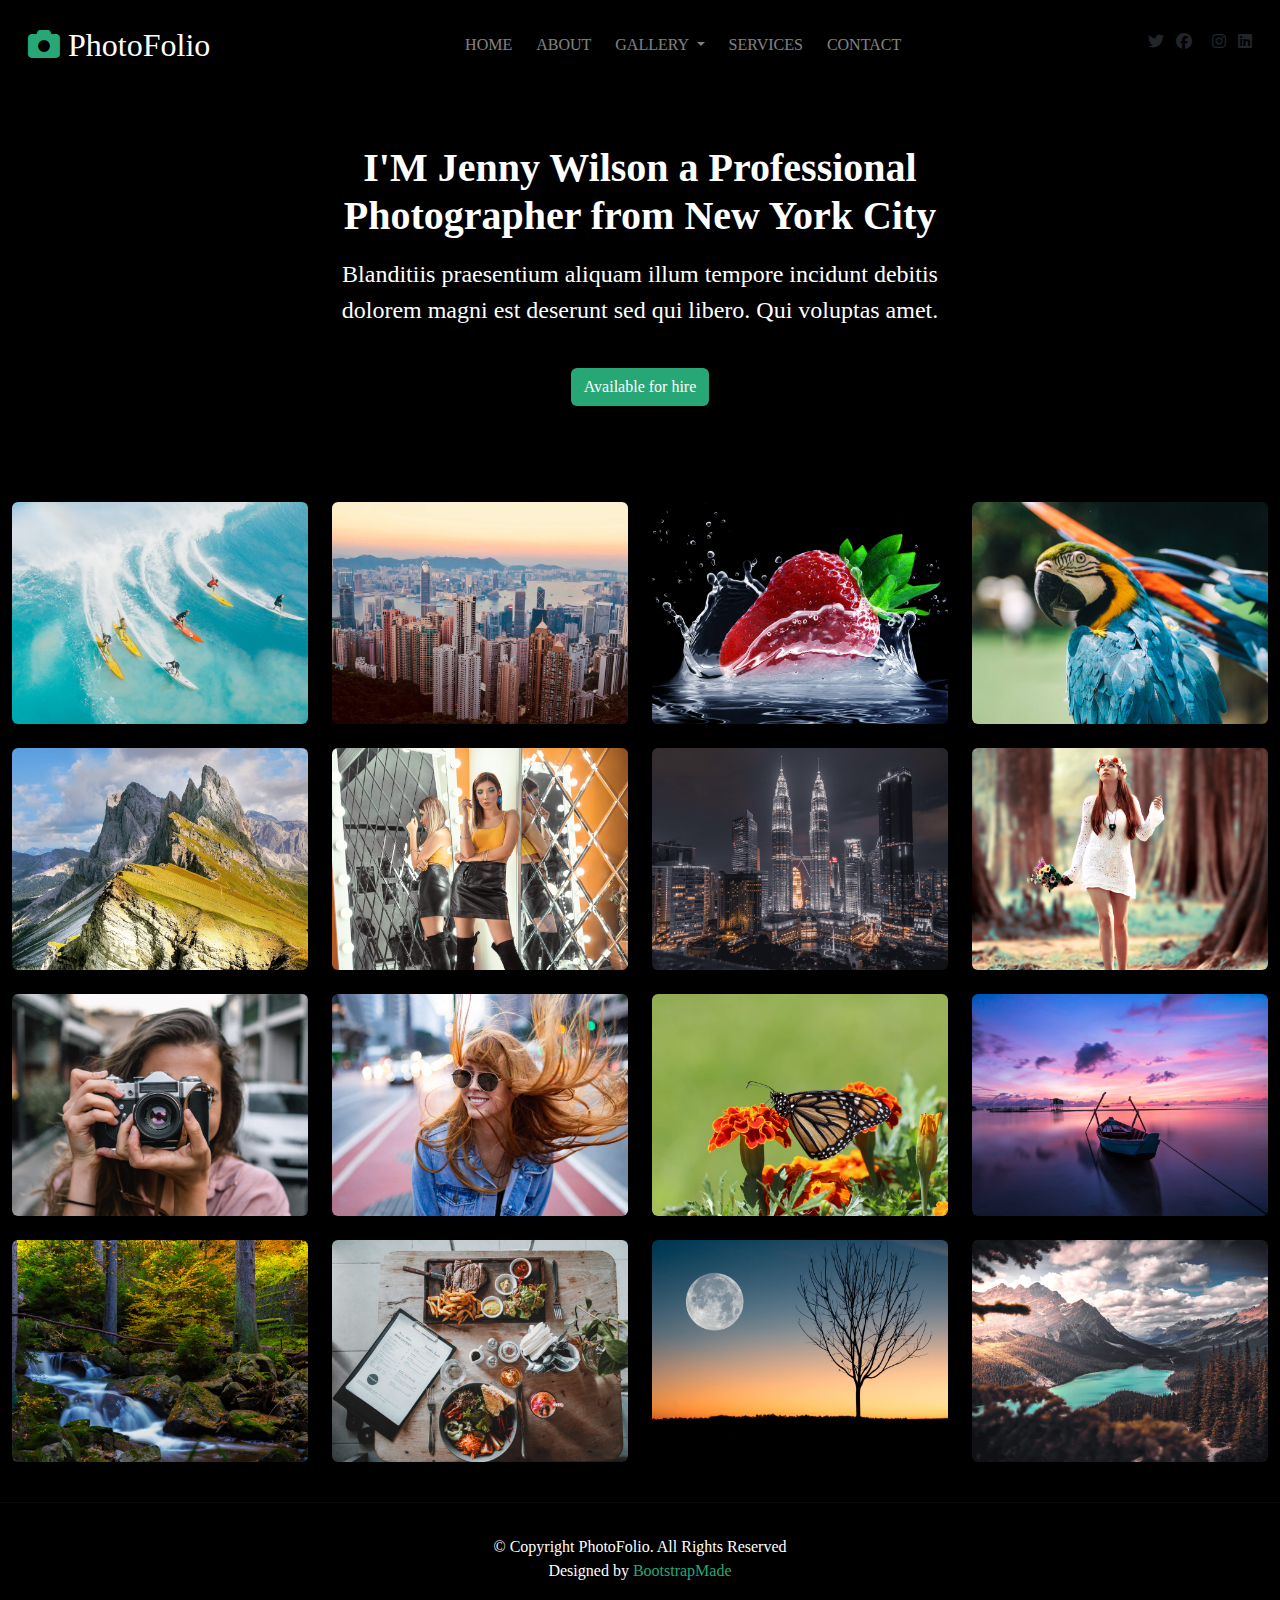
<file: index.html>
<!DOCTYPE html>
<html lang="en">
<head>
    <meta charset="UTF-8">
    <meta http-equiv="X-UA-Compatible" content="IE=edge">
    <meta name="viewport" content="width=device-width, initial-scale=1.0">
    <title>PhotoFolio</title>
    <link rel="stylesheet" href="style.css">
     <!--icons font awsome-->
    <link href="https://cdnjs.cloudflare.com/ajax/libs/font-awesome/6.2.1/css/all.min.css"
    rel="stylesheet">
    <!----css only------>
    <link rel="stylesheet" 
    href="https://cdn.jsdelivr.net/npm/bootstrap@5.2.3/dist/css/bootstrap.min.css">
    <!--bootstrap only---->
    <link rel="stylesheet" 
    href="https://cdn.jsdelivr.net/npm/bootstrap@5.2.3/dist/js/bootstrap.bundle.min.js">
</head>
<body>
<section id="navbar" class="mb-5 f-family-upercase">
<nav class="navbar navbar-expand-lg fixed-top p-3 text-white">
  <div class="container-fluid">
    <a class="navbar-brand text-white fs-2" href="index.html"><i class="fa-solid fa-camera fa-1x" style="color: #27a776;"></i>
        PhotoFolio
    </a>
    <button class="navbar-toggler btn" type="button" data-bs-toggle="offcanvas"
     data-bs-target="#offcanvasNavbar" aria-controls="offcanvasNavbar" 
     aria-expanded="false" aria-label="Toggle navigation">
      <span><i class="fa-solid fa-bars"></i></span>
    </button>
    <div class="offcanvas offcanvas-end" tabindex="-1" id="offcanvasNavbar" aria-labelledby="offcanvasNavbarLabel">
        <div class="offcanvas-header">
          <h5 class="offcanvas-title" id="offcanvasNavbarLabel"></h5>
          <button type="button" class="btn-close btn-close-white" data-bs-dismiss="offcanvas" aria-label="Close"></button>
        </div>  
    <div class="offcanvas-body justify-content-center" id="navbarSupportedContent">
      <ul class="navbar-nav justify-content-center flex-grow-1 pe-3">
        <li class="nav-item">
          <a class="nav-link active text-white opacity-50 ms-2" aria-current="page" href="index.html">HOME</a>
        </li>
        <li class="nav-item text-white">
          <a class="nav-link text-white opacity-50 ms-2" href="about/index.html">ABOUT</a>
        </li>
        <li class="nav-item dropdown">
          <a class="nav-link dropdown-toggle text-white opacity-50 ms-2" href="" role="button" 
          data-bs-toggle="dropdown" aria-expanded="false">
            GALLERY 
          </a>
          <ul class="dropdown-menu bg-dark">
            <li><a class="dropdown-item text-white opacity-50" href="gallery/index.html">Nature</a></li>
            <li><a class="dropdown-item text-white opacity-50" href="gallery/index.html">People</a></li>
            <li><a class="dropdown-item text-white opacity-50" href="gallery/index.html">architecture</a></li>
            <li><a class="dropdown-item text-white opacity-50" href="gallery/index.html">Animals</a></li>
            <li><a class="dropdown-item text-white opacity-50" href="about/index.html">Sports</a></li>
            <li><a class="dropdown-item text-white opacity-50" href="gallery/index.html">Travel</a></li>
            <li>
                <div class="btn-group dropend">
                    <a type="button" class="dropdown-item dropdown-toggle text-white" 
                    data-bs-toggle="dropdown" aria-expanded="false">
                    Sub menu
                    </a>
                    <ul class="dropdown-menu">
                    <li><a class="dropdown-item text-white" href="#">sub Menu 1</a></li>
                    <li><a class="dropdown-item text-white" href="#">sub Menu 2</a></li>
                    <li><a class="dropdown-item text-white" href="#">sub Menu 3</a></li>
                    </ul>
                </div>
            </li>
          </ul>
        </li>
        <li class="nav-item">
          <a class="nav-link text-white opacity-50 ms-2" href="services/index.html">SERVICES</a></li>
         <li class="nav-item">
          <a class="nav-link text-white opacity-50 ms-2" href="contact/index.html">CONTACT</a></li>
      </ul>
      <div class="icon">
        <i class="fa-brands fa-twitter"></i>
        <i class="fa-brands fa-facebook m-2"></i>
        <i class="fa-brands fa-instagram m-2"></i>
        <i class="fa-brands fa-linkedin "></i>
    </div>
    </div>
    </div>
   
  </div>
</nav>
</section>
<!----------section home------>
<section id="home" class="home mb-5 pt-5">
    <div class="container">
       <div class="row justify-content-center">
        <div class="col-lg-7 col-sm-12 text-white">
            <div class="text-white text-center p-2 pt-5">
                <h2 class="fs-1 fw-bold mb-2">I'M Jenny Wilson a Professional Photographer from New York City</h2>
                <p class="fs-4 pt-2">Blanditiis praesentium aliquam illum tempore
                 incidunt debitis dolorem magni est deserunt sed qui libero. Qui voluptas amet. </p>
            </div>
        </div>
        <div class="text-center pt-3">
            <a type="button" style="background-color: #27a776;"
         href="contact/index.html" class="text-white text-center mb-5 btn btn-get-started">Available for hire
        </a>
        </div>
       </div>
    </div>
</section>
<!-------body home---->
<section>
    <div class="container-fluid">
        <div class="row">
            <div class="col-md-3">
                <a href="box.html"><img src="images/home1.jpg" class="img-fluid mb-4 rounded" alt=""></a>
            </div>
            <div class="col-md-3">
                <a href="box.html"><img src="images/gallery-2.jpg" class="img-fluid mb-4 rounded" alt=""></a>
            </div>
            <div class="col-md-3">
                <a href="box.html"><img src="images/gallery-3.jpg" class="img-fluid mb-4 rounded" alt=""></a>
            </div>
            <div class="col-md-3">
                <a href="box.html"> <img src="images/gallery-4.jpg" class="img-fluid mb-4 rounded" alt=""></a>
            </div>
        </div>
        <div class="row">
            <div class="col-md-3">
                <a href="box.html"><img src="images/gallery-5.jpg" class="img-fluid mb-4 rounded" alt=""></a>
            </div>
            <div class="col-md-3">
                <a href="box.html"><img src="images/gallery-6.jpg" class="img-fluid mb-4 rounded" alt=""></a>
            </div>
            <div class="col-md-3">
                <a href="box.html"><img src="images/gallery-7.jpg" class="img-fluid mb-4 rounded" alt=""></a>
            </div>
            <div class="col-md-3">
                <a href="box.html"><img src="images/gallery-8.jpg" class="img-fluid mb-4 rounded" alt=""></a>
            </div>
        </div>
        <div class="row">
            <div class="col-md-3">
                <a href="box.html"><img src="images/gallery-9.jpg" class="img-fluid mb-4 rounded" alt=""></a>
            </div>
            <div class="col-md-3">
                <a href="box.html"><img src="images/gallery-10.jpg" class="img-fluid mb-4 rounded" alt=""></a>
            </div>
            <div class="col-md-3">
                <a href="box.html"><img src="images/gallery-11.jpg" class="img-fluid mb-4 rounded" alt=""></a>
            </div>
            <div class="col-md-3">
                <a href="box.html"><img src="images/gallery-12.jpg" class="img-fluid mb-4 rounded" alt=""></a>
            </div>
        </div>
        <div class="row">
            <div class="col-md-3">
                <a href="box.html"><img src="images/gallery-13.jpg" class="img-fluid mb-4 rounded" alt=""></a>
            </div>
            <div class="col-md-3">
                <a href="box.html"><img src="images/gallery-14.jpg" class="img-fluid mb-4 rounded" alt=""></a>
            </div>
            <div class="col-md-3">
                <a href="box.html"><img src="images/gallery-15.jpg" class="img-fluid mb-4 rounded" alt=""></a>
            </div>
            <div class="col-md-3">
                <a href="box.html"><img src="images/gallery-16.jpg" class="img-fluid mb-4 rounded" alt=""></a>
            </div>
        </div>
    </div>
</section>
<!-----footer----->
<section id="footer" class="footer shadow">
    <hr>
<div class="container-fluid">
    <div class="text-center text-white p-3">
        <p>© Copyright PhotoFolio. All Rights Reserved<br>Designed by <span style="color: #27a776;">BootstrapMade</span></p>
    </div>
</div>
</section>
<script src="https://cdn.jsdelivr.net/npm/@popperjs/core@2.11.6/dist/umd/popper.min.js"
 integrity="sha384-oBqDVmMz9ATKxIep9tiCxS/Z9fNfEXiDAYTujMAeBAsjFuCZSmKbSSUnQlmh/jp3" 
 crossorigin="anonymous"></script>
<script src="https://cdn.jsdelivr.net/npm/bootstrap@5.2.3/dist/js/bootstrap.min.js" 
integrity="sha384-cuYeSxntonz0PPNlHhBs68uyIAVpIIOZZ5JqeqvYYIcEL727kskC66kF92t6Xl2V" 
crossorigin="anonymous"></script>
</body>
</html>
</file>
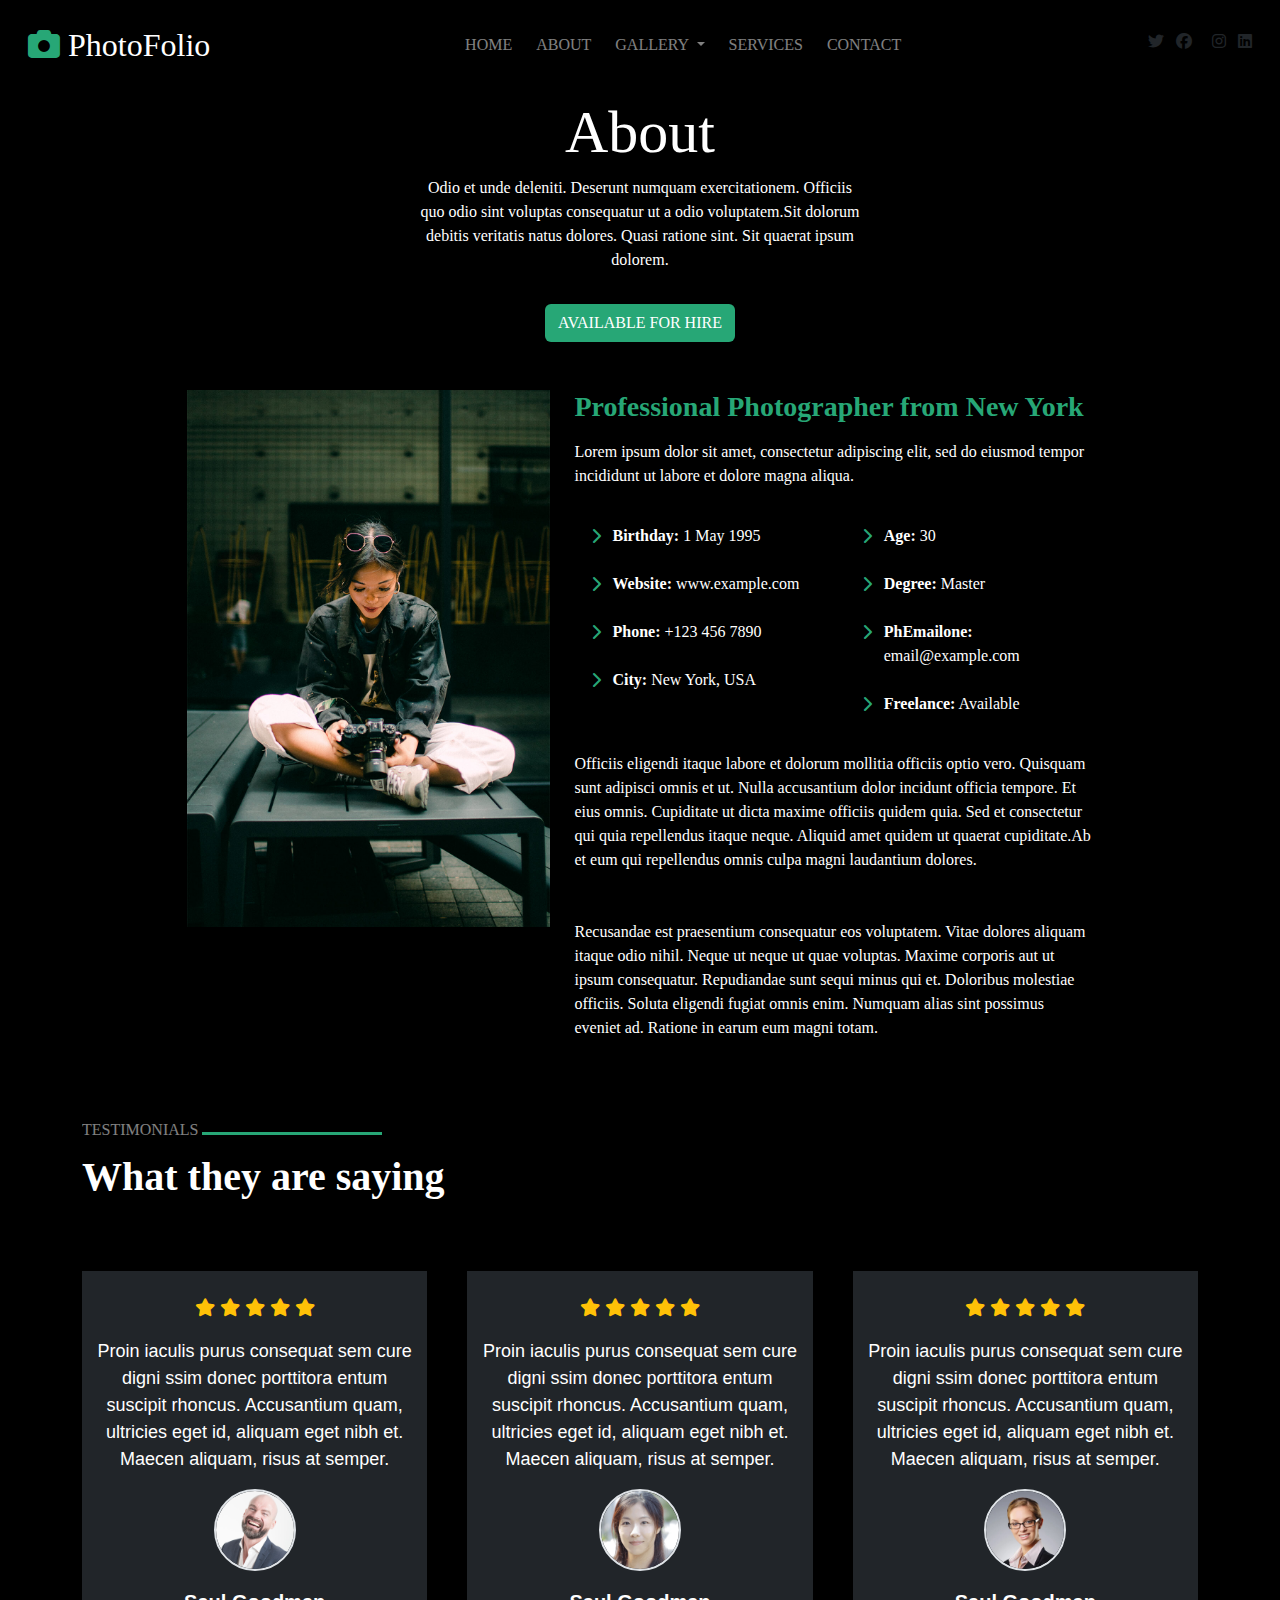
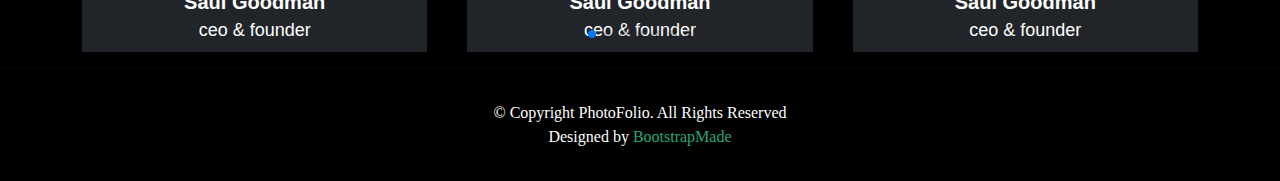
<file: about/index.html>
<!DOCTYPE html>
<html lang="en">
<head>
    <meta charset="UTF-8">
    <meta http-equiv="X-UA-Compatible" content="IE=edge">
    <meta name="viewport" content="width=device-width, initial-scale=1.0">
    <title>PhotoFolio</title>
    <link rel="stylesheet" href="../style.css">
    <link rel="stylesheet" href="https://cdn.jsdelivr.net/npm/swiper@9/swiper-bundle.min.css" />
     <!--icons font awsome-->
    <link href="https://cdnjs.cloudflare.com/ajax/libs/font-awesome/6.2.1/css/all.min.css"
    rel="stylesheet">
    <!----css only------>
    <link rel="stylesheet" 
    href="https://cdn.jsdelivr.net/npm/bootstrap@5.2.3/dist/css/bootstrap.min.css">
    <!--bootstrap only---->
    <link rel="stylesheet" 
    href="https://cdn.jsdelivr.net/npm/bootstrap@5.2.3/dist/js/bootstrap.bundle.min.js">
</head>
<body>
<section id="navbar" class="mb-5">
<nav class="navbar navbar-expand-lg fixed-top p-3 text-white">
  <div class="container-fluid">
    <a class="navbar-brand text-white  fs-2" href="../index.html"><i class="fa-solid fa-camera fa-1x" style="color: #27a776;"></i>
        PhotoFolio
    </a>
    <button class="navbar-toggler btn" type="button" data-bs-toggle="offcanvas"
     data-bs-target="#offcanvasNavbar" aria-controls="offcanvasNavbar" 
     aria-expanded="false" aria-label="Toggle navigation">
      <span><i class="fa-solid fa-bars"></i></span>
    </button>
    <div class="offcanvas offcanvas-end" tabindex="-1" id="offcanvasNavbar" aria-labelledby="offcanvasNavbarLabel">
        <div class="offcanvas-header">
          <h5 class="offcanvas-title" id="offcanvasNavbarLabel"></h5>
          <button type="button" class="btn-close btn-close-white" data-bs-dismiss="offcanvas" aria-label="Close"></button>
        </div>  
    <div class="offcanvas-body justify-content-center" id="navbarSupportedContent">
      <ul class="navbar-nav justify-content-center flex-grow-1 pe-3">
        <li class="nav-item">
          <a class="nav-link active text-white opacity-50 ms-2" aria-current="page" href="../index.html">HOME</a>
        </li>
        <li class="nav-item text-white">
          <a class="nav-link text-white opacity-50 ms-2" href="../about/index.html">ABOUT</a>
        </li>
        <li class="nav-item dropdown">
          <a class="nav-link dropdown-toggle text-white opacity-50 ms-2" href="" role="button" 
          data-bs-toggle="dropdown" aria-expanded="false">
            GALLERY 
          </a>
          <ul class="dropdown-menu bg-dark">
            <li><a class="dropdown-item text-white opacity-50" href="../gallery/index.html">Nature</a></li>
            <li><a class="dropdown-item text-white opacity-50" href="../gallery/index.html">People</a></li>
            <li><a class="dropdown-item text-white opacity-50" href="../gallery/index.html">architecture</a></li>
            <li><a class="dropdown-item text-white opacity-50" href="../gallery/index.html">Animals</a></li>
            <li><a class="dropdown-item text-white opacity-50" href="../about/index.html">Sports</a></li>
            <li><a class="dropdown-item text-white opacity-50" href="../gallery/index.html">Travel</a></li>
            <li>
                <div class="btn-group dropend">
                    <a type="button" class="dropdown-item dropdown-toggle opacity-50 text-white" 
                    data-bs-toggle="dropdown" aria-expanded="false">
                    Sub menu
                    </a>
                    <ul class="dropdown-menu">
                    <li><a class="dropdown-item text-white" href="#">sub Menu 1</a></li>
                    <li><a class="dropdown-item text-white" href="#">sub Menu 2</a></li>
                    <li><a class="dropdown-item text-white" href="#">sub Menu 3</a></li>
                    </ul>
                </div>
            </li>
          </ul>
        </li>
        <li class="nav-item">
          <a class="nav-link text-white opacity-50 ms-2" href="../services/index.html">SERVICES</a></li>
         <li class="nav-item">
          <a class="nav-link text-white opacity-50 ms-2" href="../contact/index.html">CONTACT</a></li>
      </ul>
      <div class="icon">
        <i class="fa-brands fa-twitter"></i>
        <i class="fa-brands fa-facebook m-2"></i>
        <i class="fa-brands fa-instagram m-2"></i>
        <i class="fa-brands fa-linkedin "></i>
    </div>
    </div>
    </div>
  </div>
</nav>
</section>
<!-----section about---->
<section id="about" class="box-about pt-5">
<div class="container">
    <div class="row justify-content-center text-center text-white">
       <div class="col-md-5 col-sm-12">
        <h1>About</h1>
        <p>Odio et unde deleniti. Deserunt numquam exercitationem. Officiis quo odio sint voluptas 
            consequatur ut a odio voluptatem.Sit dolorum debitis veritatis natus dolores. Quasi ratione sint. Sit quaerat ipsum dolorem.
        </p>
        <div class="text-center pt-3">
            <a type="button" style="background-color: #27a776;"
         href="contact/index.html" class="text-white text-center mb-5 btn btn-get-started">
         AVAILABLE FOR HIRE
        </a>
        </div>
       </div>
    </div>
    <div class="container">
        <div class="row justify-content-center">
            <div class="col-md-10">
                <div class="row">
                    <div class="col-md-5 ">
                        <img src="../images/about1.jpg" class="img-fluid mb-3" alt="">
                    </div>
                    <div class="col-md-7 col-sm-12 text-white mb-3">
                        <h1 class="fw-bold fs-3" style="color: #27a776;">Professional Photographer from New York</h1>
                       <div class="pt-2">
                            <p>Lorem ipsum dolor sit amet, consectetur adipiscing elit, sed do eiusmod tempor incididunt ut
                            labore et dolore magna aliqua.
                            </p>
                       </div>
                        <div class="row mb-3">
                            <div class="col-md-6 col-sm-12 mt-2">
                                <div class="d-flex p-2">
                                    <i class="fa-solid fa-chevron-right m-2" style="color: #27a776;"></i>
                                    <p class="m-1"><strong>Birthday:</strong> 1 May 1995</p>
                                </div>
                                <div class="d-flex p-2">
                                    <i class="fa-solid fa-chevron-right m-2" style="color: #27a776;"></i>
                                    <p class="m-1"><strong>Website:</strong> www.example.com</p>
                                </div>
                                <div class="d-flex p-2">
                                    <i class="fa-solid fa-chevron-right m-2" style="color: #27a776;"></i>
                                    <p class="m-1"><strong>Phone:</strong> +123 456 7890</p>
                                </div>
                                <div class="d-flex p-2">
                                    <i class="fa-solid fa-chevron-right m-2" style="color: #27a776;"></i>
                                    <p class="m-1"><strong>City:</strong> New York, USA</p>
                                </div>
                            </div>
                            <div class="col-md-6 col-sm-12 mt-2">
                                <div class="d-flex p-2">
                                    <i class="fa-solid fa-chevron-right m-2" style="color: #27a776;"></i>
                                    <p class="m-1"><strong>Age:</strong> 30</p>
                                </div>
                                <div class="d-flex p-2">
                                    <i class="fa-solid fa-chevron-right m-2" style="color: #27a776;"></i>
                                    <p class="m-1"><strong>Degree:</strong> Master</p>
                                </div>
                                <div class="d-flex p-2">
                                    <i class="fa-solid fa-chevron-right m-2" style="color: #27a776;"></i>
                                    <p class="m-1"><strong>PhEmailone:</strong> email@example.com</p>
                                </div>
                                <div class="d-flex p-2">
                                    <i class="fa-solid fa-chevron-right m-2" style="color: #27a776;"></i>
                                    <p class="m-1"><strong>Freelance:</strong> Available</p>
                                </div>
                            </div>
                        </div>
                        <div class="row">
                           <div class="mt-2">
                            <p>Officiis eligendi itaque labore et dolorum mollitia officiis optio vero. Quisquam sunt adipisci
                                omnis et ut. Nulla accusantium dolor incidunt officia tempore. Et eius omnis. Cupiditate ut dicta
                                 maxime officiis quidem quia. Sed et consectetur qui quia repellendus itaque neque. Aliquid amet 
                                 quidem ut quaerat cupiditate.Ab et eum qui repellendus omnis culpa magni laudantium dolores.
                           </p>
                           </div>
                        </div>
                        <div class="row mt-4">
                           <div class="mt-2">
                            <p>Recusandae est praesentium consequatur eos voluptatem. Vitae dolores aliquam itaque odio nihil.
                                Neque ut neque ut quae voluptas. Maxime corporis aut ut ipsum consequatur. Repudiandae sunt sequi
                                 minus qui et. Doloribus molestiae officiis. Soluta eligendi fugiat omnis enim. Numquam alias 
                                 sint possimus eveniet ad. Ratione in earum eum magni totam.
                           </p>
                           </div>
                        </div>
                    </div>
                </div>
            </div>
        </div>
    </div>
</section>
<!------section about2------>
 <section id="Testimonials" class="Testimonials-box pt-5 text-white">
    <div class="container">
        <div class="row mb-5">
            <div class="d-flex align-items-center">
                <h6 class="text-white opacity-50">TESTIMONIALS</h6>
                <div class="progress-bar m-1"></div>
            </div>
            <div class="">
                <p class="fs-1 fw-bold">What they are saying</p>
            </div>
        </div>
    </div>
</section> 
<section id="carou" class="carou">
<div class="container">
<!-- Swiper -->
<div class="swiper mySwiper">
    <div class="swiper-wrapper">
      <div class="swiper-slide">
        <div class="card-body p-2 bg-dark text-center text-white">
            <div class="icon p-3" style="color: #ffc107;">
                <i class="fa fa-star" aria-hidden="true"></i>
                <i class="fa fa-star" aria-hidden="true"></i>
                <i class="fa fa-star" aria-hidden="true"></i>
                <i class="fa fa-star" aria-hidden="true"></i>
                <i class="fa fa-star" aria-hidden="true"></i>
            </div>
                <p class="card-text">Proin iaculis purus consequat sem cure digni
                    ssim donec porttitora entum suscipit rhoncus. Accusantium 
                    quam, ultricies eget id, aliquam eget nibh et. Maecen 
                    aliquam, risus at semper.
                </p>
                <img src="../images/test1.jpg" class="img-fluid rounded-circle border border-2 mb-3 w-25" alt="">
                <p class="card-text"><span class="pt-4 fs-5 fw-bold">Saul Goodman</span><br> ceo & founder</p>
        </div>
      </div>
      <div class="swiper-slide">
        <div class="card-body p-2 bg-dark text-center text-white">
            <div class="icon p-3" style="color: #ffc107;">
                <i class="fa fa-star" aria-hidden="true"></i>
                <i class="fa fa-star" aria-hidden="true"></i>
                <i class="fa fa-star" aria-hidden="true"></i>
                <i class="fa fa-star" aria-hidden="true"></i>
                <i class="fa fa-star" aria-hidden="true"></i>
            </div>
                <p class="card-text">Proin iaculis purus consequat sem cure digni
                    ssim donec porttitora entum suscipit rhoncus. Accusantium 
                    quam, ultricies eget id, aliquam eget nibh et. Maecen 
                    aliquam, risus at semper.
                </p>
                <img src="../images/car1.jpg" class="img-fluid rounded-circle border border-2 mb-3 w-25" alt="">
                <p class="card-text"><span class="pt-4 fs-5 fw-bold">Saul Goodman</span><br> ceo & founder</p>
        </div>
      </div>
      <div class="swiper-slide">
        <div class="card-body p-2 bg-dark text-center text-white">
            <div class="icon p-3" style="color: #ffc107;">
                <i class="fa fa-star" aria-hidden="true"></i>
                <i class="fa fa-star" aria-hidden="true"></i>
                <i class="fa fa-star" aria-hidden="true"></i>
                <i class="fa fa-star" aria-hidden="true"></i>
                <i class="fa fa-star" aria-hidden="true"></i>
            </div>
                <p class="card-text">Proin iaculis purus consequat sem cure digni
                    ssim donec porttitora entum suscipit rhoncus. Accusantium 
                    quam, ultricies eget id, aliquam eget nibh et. Maecen 
                    aliquam, risus at semper.
                </p>
                <img src="../images/car2.jpg" class="img-fluid rounded-circle border border-2 mb-3 w-25" alt="">
                <p class="card-text"><span class="pt-4 fs-5 fw-bold">Saul Goodman</span><br> ceo & founder</p>
        </div>
      </div>
      <div class="swiper-slide">
        <div class="card-body p-2 bg-dark text-center text-white">
            <div class="icon p-3" style="color: #ffc107;">
                <i class="fa fa-star" aria-hidden="true"></i>
                <i class="fa fa-star" aria-hidden="true"></i>
                <i class="fa fa-star" aria-hidden="true"></i>
                <i class="fa fa-star" aria-hidden="true"></i>
                <i class="fa fa-star" aria-hidden="true"></i>
            </div>
                <p class="card-text">Proin iaculis purus consequat sem cure digni
                    ssim donec porttitora entum suscipit rhoncus. Accusantium 
                    quam, ultricies eget id, aliquam eget nibh et. Maecen 
                    aliquam, risus at semper.
                </p>
                <img src="../images/car3.jpg" class="img-fluid rounded-circle border border-2 mb-3 w-25" alt="">
                <p class="card-text"><span class="pt-4 fs-5 fw-bold">Saul Goodman</span><br> ceo & founder</p>
        </div>
      </div>
      <div class="swiper-slide">
        <div class="card-body p-2 bg-dark text-center text-white">
            <div class="icon p-3" style="color: #ffc107;">
                <i class="fa fa-star" aria-hidden="true"></i>
                <i class="fa fa-star" aria-hidden="true"></i>
                <i class="fa fa-star" aria-hidden="true"></i>
                <i class="fa fa-star" aria-hidden="true"></i>
                <i class="fa fa-star" aria-hidden="true"></i>
            </div>
                <p class="card-text">Proin iaculis purus consequat sem cure digni
                    ssim donec porttitora entum suscipit rhoncus. Accusantium 
                    quam, ultricies eget id, aliquam eget nibh et. Maecen 
                    aliquam, risus at semper.
                </p>
                <img src="../images/car4.jpg" class="img-fluid rounded-circle border border-2 mb-3 w-25" alt="">
                <p class="card-text"><span class="pt-4 fs-5 fw-bold">Saul Goodman</span><br> ceo & founder</p>
        </div>
      </div>
      <div class="swiper-slide">
        <div class="card-body p-2 bg-dark text-center text-white">
            <div class="icon p-3" style="color: #ffc107;">
                <i class="fa fa-star" aria-hidden="true"></i>
                <i class="fa fa-star" aria-hidden="true"></i>
                <i class="fa fa-star" aria-hidden="true"></i>
                <i class="fa fa-star" aria-hidden="true"></i>
                <i class="fa fa-star" aria-hidden="true"></i>
            </div>
                <p class="card-text">Proin iaculis purus consequat sem cure digni
                    ssim donec porttitora entum suscipit rhoncus. Accusantium 
                    quam, ultricies eget id, aliquam eget nibh et. Maecen 
                    aliquam, risus at semper.
                </p>
                <img src="../images/car2.jpg" class="img-fluid rounded-circle border border-2 mb-3 w-25" alt="">
                <p class="card-text"><span class="pt-4 fs-5 fw-bold">Saul Goodman</span><br> ceo & founder</p>
        </div>
      </div>
      <div class="swiper-slide">
        <div class="card-body p-2 bg-dark text-center text-white">
            <div class="icon p-3" style="color: #ffc107;">
                <i class="fa fa-star" aria-hidden="true"></i>
                <i class="fa fa-star" aria-hidden="true"></i>
                <i class="fa fa-star" aria-hidden="true"></i>
                <i class="fa fa-star" aria-hidden="true"></i>
                <i class="fa fa-star" aria-hidden="true"></i>
            </div>
                <p class="card-text">Proin iaculis purus consequat sem cure digni
                    ssim donec porttitora entum suscipit rhoncus. Accusantium 
                    quam, ultricies eget id, aliquam eget nibh et. Maecen 
                    aliquam, risus at semper.
                </p>
                <img src="../images/test1.jpg" class="img-fluid rounded-circle border border-2 mb-3 w-25" alt="">
                <p class="card-text"><span class="pt-4 fs-5 fw-bold">Saul Goodman</span><br> ceo & founder</p>
        </div>
      </div>
      <div class="swiper-slide">
        <div class="card-body p-2 bg-dark text-center text-white">
            <div class="icon p-3" style="color: #ffc107;">
                <i class="fa fa-star" aria-hidden="true"></i>
                <i class="fa fa-star" aria-hidden="true"></i>
                <i class="fa fa-star" aria-hidden="true"></i>
                <i class="fa fa-star" aria-hidden="true"></i>
                <i class="fa fa-star" aria-hidden="true"></i>
            </div>
                <p class="card-text">Proin iaculis purus consequat sem cure digni
                    ssim donec porttitora entum suscipit rhoncus. Accusantium 
                    quam, ultricies eget id, aliquam eget nibh et. Maecen 
                    aliquam, risus at semper.
                </p>
                <img src="../images/car1.jpg" class="img-fluid rounded-circle border border-2 mb-3 w-25" alt="">
                <p class="card-text"><span class="pt-4 fs-5 fw-bold">Saul Goodman</span><br> ceo & founder</p>
        </div>
      </div>
      <div class="swiper-slide">
        <div class="card-body p-2 bg-dark text-center text-white">
            <div class="icon p-3" style="color: #ffc107;">
                <i class="fa fa-star" aria-hidden="true"></i>
                <i class="fa fa-star" aria-hidden="true"></i>
                <i class="fa fa-star" aria-hidden="true"></i>
                <i class="fa fa-star" aria-hidden="true"></i>
                <i class="fa fa-star" aria-hidden="true"></i>
            </div>
            <p class="card-text">Proin iaculis purus consequat sem cure digni
                    ssim donec porttitora entum suscipit rhoncus. Accusantium 
                    quam, ultricies eget id, aliquam eget nibh et. Maecen 
                    aliquam, risus at semper.
            </p>
            <img src="../images/car2.jpg" class="img-fluid rounded-circle border border-2 mb-3 w-25" alt="">
            <p class="card-text"><span class="pt-4 fs-5 fw-bold">Saul Goodman</span><br> ceo & founder</p>
        </div>
      </div>
    </div>
    <div class="swiper-pagination mt-5"></div>
</div>
</div>
</section>
<!-----footer----->
<section id="footer" class="footer shadow">
<hr>
<div class="container-fluid">
    <div class="text-center text-white p-3">
        <p>© Copyright PhotoFolio. All Rights Reserved<br>Designed by <span style="color: #27a776;">BootstrapMade</span></p>
    </div>
</div>
</section>
<!-- Swiper JS -->
<script src="https://cdn.jsdelivr.net/npm/swiper@9/swiper-bundle.min.js"></script>
<script src="https://cdn.jsdelivr.net/npm/@popperjs/core@2.11.6/dist/umd/popper.min.js"
 integrity="sha384-oBqDVmMz9ATKxIep9tiCxS/Z9fNfEXiDAYTujMAeBAsjFuCZSmKbSSUnQlmh/jp3" 
 crossorigin="anonymous"></script>
<script src="https://cdn.jsdelivr.net/npm/bootstrap@5.2.3/dist/js/bootstrap.min.js" 
integrity="sha384-cuYeSxntonz0PPNlHhBs68uyIAVpIIOZZ5JqeqvYYIcEL727kskC66kF92t6Xl2V" 
crossorigin="anonymous"></script>
<!-- Initialize Swiper -->
  <!-- Initialize Swiper -->
  <script>
    var swiper = new Swiper(".mySwiper", {
      slidesPerView: 1,
      spaceBetween: 10,
      pagination: {
        el: ".swiper-pagination",
        clickable: true,
      },
      breakpoints: {
        "@0.00": {
          slidesPerView: 1,
          spaceBetween: 10,
        },
        "@0.75": {
          slidesPerView: 2,
          spaceBetween: 20,
        },
        "@1.00": {
          slidesPerView: 3,
          spaceBetween: 40,
        },
        // "@1.50": {
        //   slidesPerView: 4,
        //   spaceBetween: 50,
        // },
      },
    });
  </script>
</body>
</html>
</file>
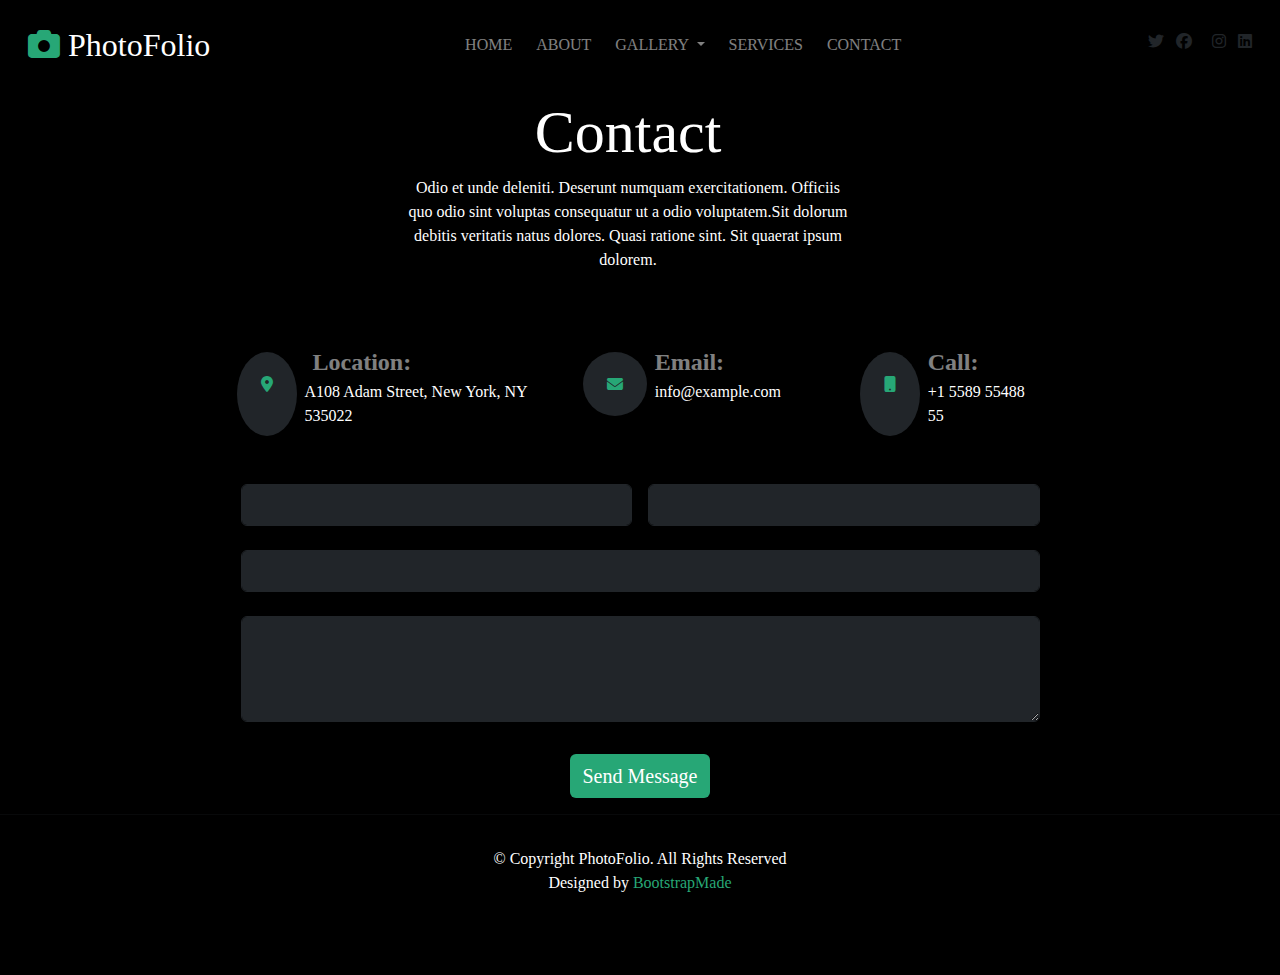
<file: contact/index.html>
<!DOCTYPE html>
<html lang="en">
<head>
    <meta charset="UTF-8">
    <meta http-equiv="X-UA-Compatible" content="IE=edge">
    <meta name="viewport" content="width=device-width, initial-scale=1.0">
    <title>PhotoFolio</title>
    <link rel="stylesheet" href="../style.css">
     <!--icons font awsome-->
    <link href="https://cdnjs.cloudflare.com/ajax/libs/font-awesome/6.2.1/css/all.min.css"
    rel="stylesheet">
    <!----css only------>
    <link rel="stylesheet" 
    href="https://cdn.jsdelivr.net/npm/bootstrap@5.2.3/dist/css/bootstrap.min.css">
    <!--bootstrap only---->
    <link rel="stylesheet" 
    href="https://cdn.jsdelivr.net/npm/bootstrap@5.2.3/dist/js/bootstrap.bundle.min.js">
</head>
<body>
<section id="navbar" class="mb-5">
<nav class="navbar navbar-expand-lg fixed-top p-3 text-white">
  <div class="container-fluid">
    <a class="navbar-brand text-white fs-2" href="../index.html"><i class="fa-solid fa-camera fa-1x" style="color: #27a776;"></i>
        PhotoFolio
    </a>
    <button class="navbar-toggler btn" type="button" data-bs-toggle="offcanvas"
     data-bs-target="#offcanvasNavbar" aria-controls="offcanvasNavbar" 
     aria-expanded="false" aria-label="Toggle navigation">
      <span><i class="fa-solid fa-bars"></i></span>
    </button>
    <div class="offcanvas offcanvas-end" tabindex="-1" id="offcanvasNavbar" aria-labelledby="offcanvasNavbarLabel">
        <div class="offcanvas-header">
          <h5 class="offcanvas-title" id="offcanvasNavbarLabel"></h5>
          <button type="button" class="btn-close btn-close-white" data-bs-dismiss="offcanvas" aria-label="Close"></button>
        </div>  
    <div class="offcanvas-body justify-content-center" id="navbarSupportedContent">
      <ul class="navbar-nav justify-content-center flex-grow-1 pe-3">
        <li class="nav-item">
          <a class="nav-link active text-white opacity-50 ms-2" aria-current="page" href="../index.html">HOME</a>
        </li>
        <li class="nav-item text-white">
          <a class="nav-link text-white opacity-50 ms-2" href="../about/index.html">ABOUT</a>
        </li>
        <li class="nav-item dropdown">
          <a class="nav-link dropdown-toggle text-white opacity-50 ms-2" href="" role="button" 
          data-bs-toggle="dropdown" aria-expanded="false">
            GALLERY 
          </a>
          <ul class="dropdown-menu bg-dark">
            <li><a class="dropdown-item text-white opacity-50" href="../gallery/index.html">Nature</a></li>
            <li><a class="dropdown-item text-white opacity-50" href="../gallery/index.html">People</a></li>
            <li><a class="dropdown-item text-white opacity-50" href="../gallery/index.html">architecture</a></li>
            <li><a class="dropdown-item text-white opacity-50" href="../gallery/index.html">Animals</a></li>
            <li><a class="dropdown-item text-white opacity-50" href="../about/index.html">Sports</a></li>
            <li><a class="dropdown-item text-white opacity-50" href="../gallery/index.html">Travel</a></li>
            <li>
                <div class="btn-group dropend">
                    <a type="button" class="dropdown-item dropdown-toggle text-white" 
                    data-bs-toggle="dropdown" aria-expanded="false">
                    Sub menu
                    </a>
                    <ul class="dropdown-menu">
                    <li><a class="dropdown-item text-white" href="#">sub Menu 1</a></li>
                    <li><a class="dropdown-item text-white" href="#">sub Menu 2</a></li>
                    <li><a class="dropdown-item text-white" href="#">sub Menu 3</a></li>
                    </ul>
                </div>
            </li>
          </ul>
        </li>
        <li class="nav-item">
          <a class="nav-link text-white opacity-50 ms-2" href="../services/index.html">SERVICES</a></li>
         <li class="nav-item">
          <a class="nav-link text-white opacity-50 ms-2" href="../contact/index.html">CONTACT</a></li>
      </ul>
      <div class="icon">
        <i class="fa-brands fa-twitter"></i>
        <i class="fa-brands fa-facebook m-2"></i>
        <i class="fa-brands fa-instagram m-2"></i>
        <i class="fa-brands fa-linkedin "></i>
    </div>
    </div>
    </div>
  </div>
</nav>
<!--------section contact------->
<section id="contact" class="contact-box pt-5 mt-5">
    <div class="container">
        <div class="row">
            <div class="row justify-content-center text-center text-white">
                <div class="col-md-5 col-sm-12">
                 <h1>Contact</h1>
                 <p>Odio et unde deleniti. Deserunt numquam exercitationem. Officiis quo odio sint voluptas 
                     consequatur ut a odio voluptatem.Sit dolorum debitis veritatis natus dolores. Quasi ratione sint. Sit quaerat ipsum dolorem.
                 </p>
                </div>
             </div>
        </div>
        <div class="row justify-content-center text-white pt-5">
            <div class="col-md-9 col-sm-12">
               <div class="container">
                <div class="row">
                    <div class="col-md-5 col-sm-12 mb-4">
                        <div class="d-flex">
                                <i class="fa-solid box fa-location-dot rounded-circle bg-dark p-4 mt-3" style="color: #27a776;"></i>
                            <div class="">
                                <p class="m-2"><strong class="fs-4 fw-bold m-2 opacity-50">Location:</strong><br>
                                A108 Adam Street, New York, NY 535022</p>
                            </div>
                        </div>
                    </div>
                    <div class="col-md-4 col-sm-12 mb-4">
                            <div class="d-flex">
                              <i class="fa fa-envelope  box rounded-circle bg-dark mt-3 p-4" aria-hidden="true" style="color: #27a776;"></i>
                              <div class="">
                                <p class="m-2"><strong class="fs-4 fw-bold opacity-50">Email:</strong> <br>
                                info@example.com</p>
                              </div>
                          </div>
                    </div>
                    <div class="col-md-3 col-sm-12 mb-4">
                        <div class="d-flex">
                                <i class="fa-solid box fa-mobile-button rounded-circle bg-dark p-4 mt-3" style="color: #27a776;"></i>
                            <div>
                                <p class="m-2"><strong class="fs-4 fw-bold opacity-50">Call:</strong><br>
                                +1 5589 55488 55</p>
                            </div>
                        </div>
                    </div>
                </div>
                <form class="row pt-3 g-2">
                    <div class="col-md-6 p-2">
                      <input type="text" class="form-control bg-dark border border-dark p-2" id="validationDefault01" 
                      value="" required placeholder="Your name">
                    </div>
                    <div class="col-md-6 p-2">
                      <input type="text" class="form-control bg-dark border border-dark  p-2" id="validationDefault02" 
                      value="" required placeholder="Your Email">
                    </div>
                    <div class="col-md-12 p-2">
                      <input type="text" class="form-control bg-dark border border-dark p-2" id="validationDefault03" 
                      required placeholder="Sujet">
                    </div>
                      <div class=" col-md-12 mb-3 p-2">
                        <textarea class="form-control bg-dark border border-dark p-3" id="exampleFormControlTextarea1" placeholder="Message" rows="3"></textarea>
                      </div>
                    <div class="col-md-12 text-center">
                      <button class="btn text-white fs-5" style="background-color: #27a776;"
                       type="submit">Send Message</button>
                    </div>
                  </form>
               </div>
            </div>
        </div>
    </div>
</section>
<!-----footer----->
<section id="footer" class="footer shadow">
    <hr>
<div class="container-fluid">
    <div class="text-center text-white p-3">
        <p>© Copyright PhotoFolio. All Rights Reserved<br>Designed by <span style="color: #27a776;">BootstrapMade</span></p>
    </div>
</div>
</section>
<script src="https://cdn.jsdelivr.net/npm/@popperjs/core@2.11.6/dist/umd/popper.min.js"
 integrity="sha384-oBqDVmMz9ATKxIep9tiCxS/Z9fNfEXiDAYTujMAeBAsjFuCZSmKbSSUnQlmh/jp3" 
 crossorigin="anonymous"></script>
<script src="https://cdn.jsdelivr.net/npm/bootstrap@5.2.3/dist/js/bootstrap.min.js" 
integrity="sha384-cuYeSxntonz0PPNlHhBs68uyIAVpIIOZZ5JqeqvYYIcEL727kskC66kF92t6Xl2V" 
crossorigin="anonymous"></script>
</body>
</html>
</file>
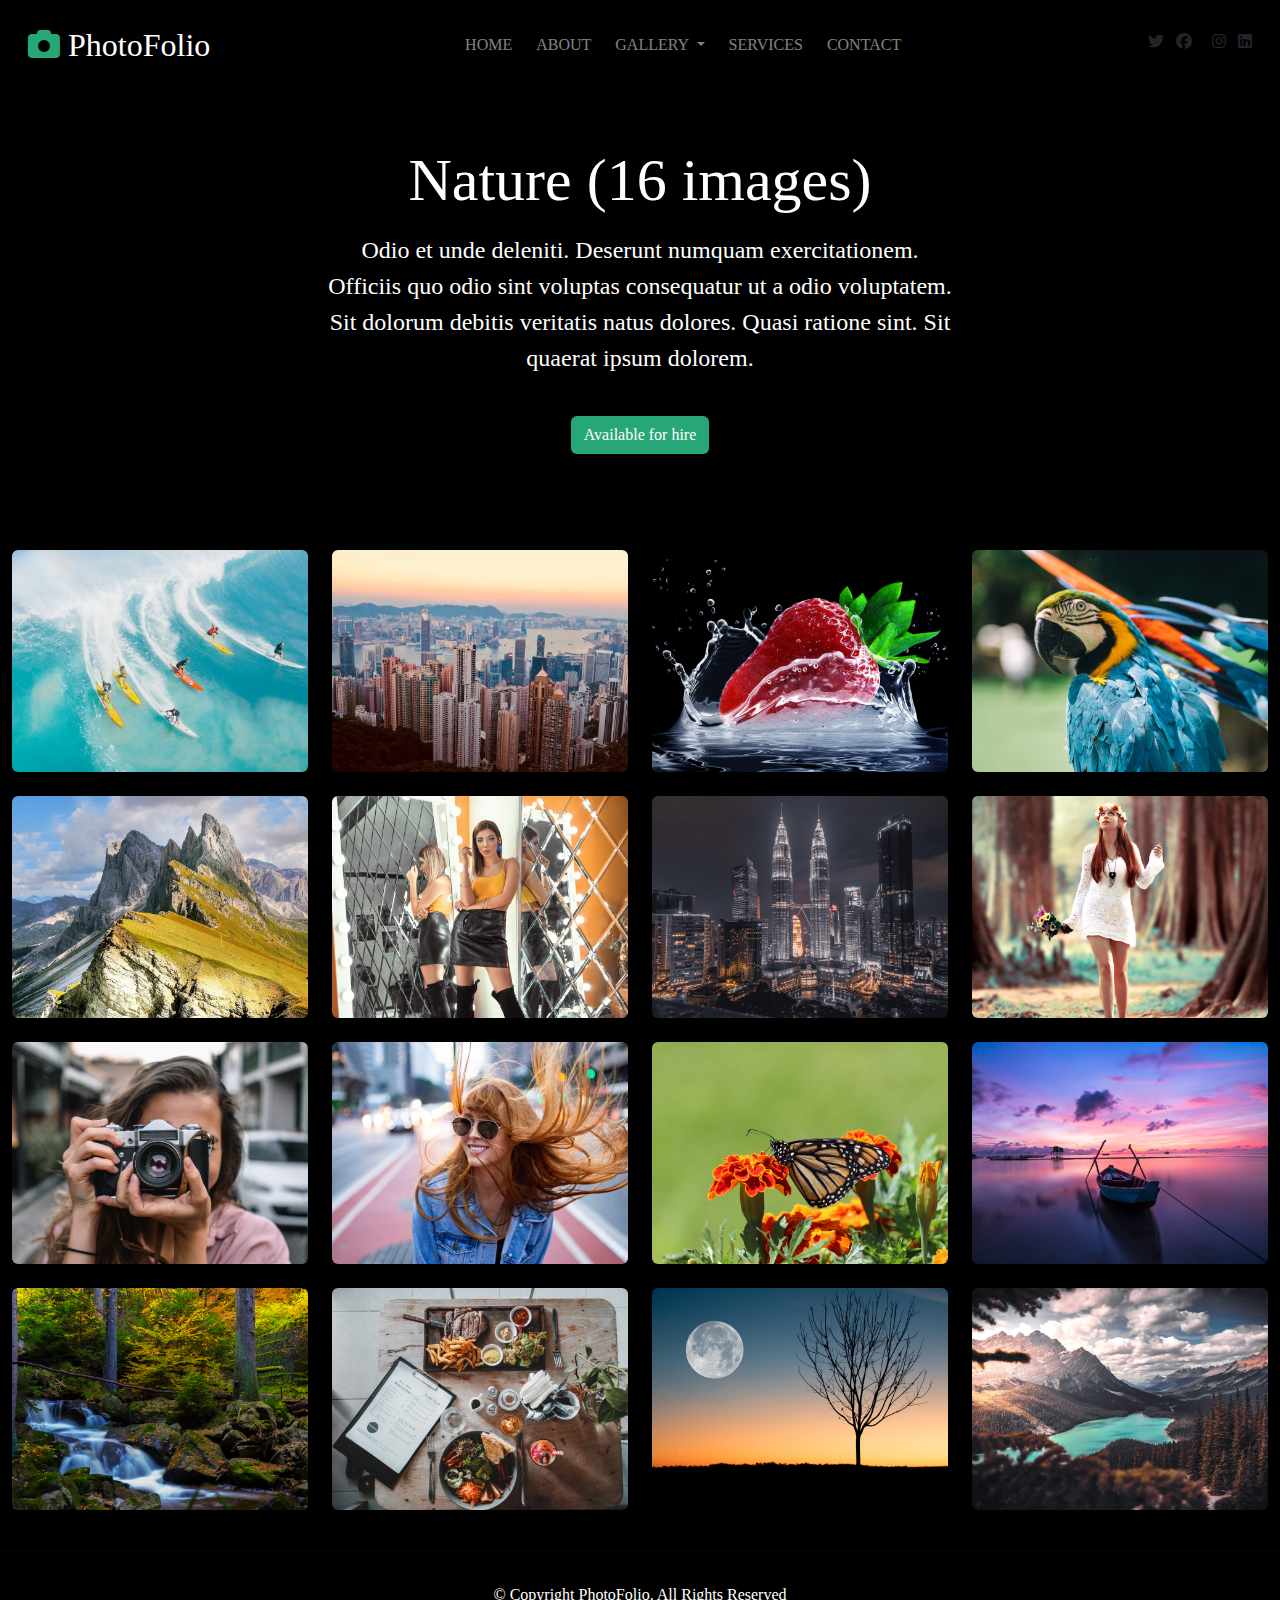
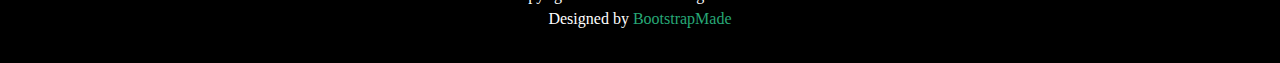
<file: gallery/index.html>
<!DOCTYPE html>
<html lang="en">
<head>
    <meta charset="UTF-8">
    <meta http-equiv="X-UA-Compatible" content="IE=edge">
    <meta name="viewport" content="width=device-width, initial-scale=1.0">
    <title>PhotoFolio</title>
    <link rel="stylesheet" href="../style.css">
     <!--icons font awsome-->
    <link href="https://cdnjs.cloudflare.com/ajax/libs/font-awesome/6.2.1/css/all.min.css"
    rel="stylesheet">
    <!----css only------>
    <link rel="stylesheet" 
    href="https://cdn.jsdelivr.net/npm/bootstrap@5.2.3/dist/css/bootstrap.min.css">
    <!--bootstrap only---->
    <link rel="stylesheet" 
    href="https://cdn.jsdelivr.net/npm/bootstrap@5.2.3/dist/js/bootstrap.bundle.min.js">
</head>
<body>
<section id="navbar" class="mb-5 f-family-upercase">
<nav class="navbar navbar-expand-lg fixed-top p-3 text-white">
  <div class="container-fluid">
    <a class="navbar-brand text-white fs-2" href="index.html"><i class="fa-solid fa-camera fa-1x" style="color: #27a776;"></i>
        PhotoFolio
    </a>
    <button class="navbar-toggler btn" type="button" data-bs-toggle="offcanvas"
     data-bs-target="#offcanvasNavbar" aria-controls="offcanvasNavbar" 
     aria-expanded="false" aria-label="Toggle navigation">
      <span><i class="fa-solid fa-bars"></i></span>
    </button>
    <div class="offcanvas offcanvas-end" tabindex="-1" id="offcanvasNavbar" aria-labelledby="offcanvasNavbarLabel">
        <div class="offcanvas-header">
          <h5 class="offcanvas-title" id="offcanvasNavbarLabel"></h5>
          <button type="button" class="btn-close btn-close-white" data-bs-dismiss="offcanvas" aria-label="Close"></button>
        </div>  
    <div class="offcanvas-body justify-content-center" id="navbarSupportedContent">
      <ul class="navbar-nav justify-content-center flex-grow-1 pe-3">
        <li class="nav-item">
          <a class="nav-link active text-white opacity-50 ms-2" aria-current="page" href="../index.html">HOME</a>
        </li>
        <li class="nav-item text-white">
          <a class="nav-link text-white opacity-50 ms-2" href="../about/index.html">ABOUT</a>
        </li>
        <li class="nav-item dropdown">
          <a class="nav-link dropdown-toggle text-white opacity-50 ms-2" href="" role="button" 
          data-bs-toggle="dropdown" aria-expanded="false">
            GALLERY 
          </a>
          <ul class="dropdown-menu bg-dark">
            <li><a class="dropdown-item text-white opacity-50" href="gallery/index.html">Nature</a></li>
            <li><a class="dropdown-item text-white opacity-50" href="gallery/index.html">People</a></li>
            <li><a class="dropdown-item text-white opacity-50" href="gallery/index.html">architecture</a></li>
            <li><a class="dropdown-item text-white opacity-50" href="gallery/index.html">Animals</a></li>
            <li><a class="dropdown-item text-white opacity-50" href="about/index.html">Sports</a></li>
            <li><a class="dropdown-item text-white opacity-50" href="gallery/index.html">Travel</a></li>
            <li>
                <div class="btn-group dropend">
                    <a type="button" class="dropdown-item dropdown-toggle text-white" 
                    data-bs-toggle="dropdown" aria-expanded="false">
                    Sub menu
                    </a>
                    <ul class="dropdown-menu">
                    <li><a class="dropdown-item text-white" href="#">sub Menu 1</a></li>
                    <li><a class="dropdown-item text-white" href="#">sub Menu 2</a></li>
                    <li><a class="dropdown-item text-white" href="#">sub Menu 3</a></li>
                    </ul>
                </div>
            </li>
          </ul>
        </li>
        <li class="nav-item">
          <a class="nav-link text-white opacity-50 ms-2" href="../services/index.html">SERVICES</a></li>
         <li class="nav-item">
          <a class="nav-link text-white opacity-50 ms-2" href="../contact/index.html">CONTACT</a></li>
      </ul>
      <div class="icon">
        <i class="fa-brands fa-twitter"></i>
        <i class="fa-brands fa-facebook m-2"></i>
        <i class="fa-brands fa-instagram m-2"></i>
        <i class="fa-brands fa-linkedin "></i>
    </div>
    </div>
    </div>
   
  </div>
</nav>
</section>
<!----------section home------>
<section id="home" class="home mb-5 pt-5">
    <div class="container">
       <div class="row justify-content-center">
        <div class="col-lg-7 col-sm-12 text-white">
            <div class="text-white text-center p-2 pt-5">
                <h1>Nature (16 images)</h1>
                <p class="fs-4 pt-2">Odio et unde deleniti. Deserunt numquam exercitationem. Officiis quo
                     odio sint voluptas consequatur ut a odio voluptatem. Sit dolorum debitis veritatis natus
                      dolores. Quasi ratione sint. Sit quaerat ipsum dolorem.
                 </p>
            </div>
        </div>
        <div class="text-center pt-3">
            <a type="button" style="background-color: #27a776;"
         href="../contact/index.html" class="text-white text-center mb-5 btn btn-get-started">Available for hire
        </a>
        </div>
       </div>
    </div>
</section>
<!-------body home---->
<section>
    <div class="container-fluid">
        <div class="row">
            <div class="col-md-3">
                <a href="../box.html"><img src="../images/home1.jpg" class="img-fluid mb-4 rounded" alt=""></a>
            </div>
            <div class="col-md-3">
                <a href="../box.html"><img src="../images/gallery-2.jpg" class="img-fluid mb-4 rounded" alt=""></a>
            </div>
            <div class="col-md-3">
                <a href="../box.html"><img src="../images/gallery-3.jpg" class="img-fluid mb-4 rounded" alt=""></a>
            </div>
            <div class="col-md-3">
                <a href="../box.html"> <img src="../images/gallery-4.jpg" class="img-fluid mb-4 rounded" alt=""></a>
            </div>
        </div>
        <div class="row">
            <div class="col-md-3">
                <a href="../box.html"><img src="../images/gallery-5.jpg" class="img-fluid mb-4 rounded" alt=""></a>
            </div>
            <div class="col-md-3">
                <a href="../box.html"><img src="../images/gallery-6.jpg" class="img-fluid mb-4 rounded" alt=""></a>
            </div>
            <div class="col-md-3">
                <a href="../box.html"><img src="../images/gallery-7.jpg" class="img-fluid mb-4 rounded" alt=""></a>
            </div>
            <div class="col-md-3">
                <a href="../box.html"><img src="../images/gallery-8.jpg" class="img-fluid mb-4 rounded" alt=""></a>
            </div>
        </div>
        <div class="row">
            <div class="col-md-3">
                <a href="../box.html"><img src="../images/gallery-9.jpg" class="img-fluid mb-4 rounded" alt=""></a>
            </div>
            <div class="col-md-3">
                <a href="../box.html"><img src="../images/gallery-10.jpg" class="img-fluid mb-4 rounded" alt=""></a>
            </div>
            <div class="col-md-3">
                <a href="../box.html"><img src="../images/gallery-11.jpg" class="img-fluid mb-4 rounded" alt=""></a>
            </div>
            <div class="col-md-3">
                <a href="../box.html"><img src="../images/gallery-12.jpg" class="img-fluid mb-4 rounded" alt=""></a>
            </div>
        </div>
        <div class="row">
            <div class="col-md-3">
                <a href="../box.html"><img src="../images/gallery-13.jpg" class="img-fluid mb-4 rounded" alt=""></a>
            </div>
            <div class="col-md-3">
                <a href="../box.html"><img src="../images/gallery-14.jpg" class="img-fluid mb-4 rounded" alt=""></a>
            </div>
            <div class="col-md-3">
                <a href="../box.html"><img src="../images/gallery-15.jpg" class="img-fluid mb-4 rounded" alt=""></a>
            </div>
            <div class="col-md-3">
                <a href="../box.html"><img src="../images/gallery-16.jpg" class="img-fluid mb-4 rounded" alt=""></a>
            </div>
        </div>
    </div>
</section>
<!-----footer----->
<section id="footer" class="footer shadow">
    <hr>
<div class="container-fluid">
    <div class="text-center text-white p-3">
        <p>© Copyright PhotoFolio. All Rights Reserved<br>Designed by <span style="color: #27a776;">BootstrapMade</span></p>
    </div>
</div>
</section>
<script src="https://cdn.jsdelivr.net/npm/@popperjs/core@2.11.6/dist/umd/popper.min.js"
 integrity="sha384-oBqDVmMz9ATKxIep9tiCxS/Z9fNfEXiDAYTujMAeBAsjFuCZSmKbSSUnQlmh/jp3" 
 crossorigin="anonymous"></script>
<script src="https://cdn.jsdelivr.net/npm/bootstrap@5.2.3/dist/js/bootstrap.min.js" 
integrity="sha384-cuYeSxntonz0PPNlHhBs68uyIAVpIIOZZ5JqeqvYYIcEL727kskC66kF92t6Xl2V" 
crossorigin="anonymous"></script>
</body>
</html>
</file>
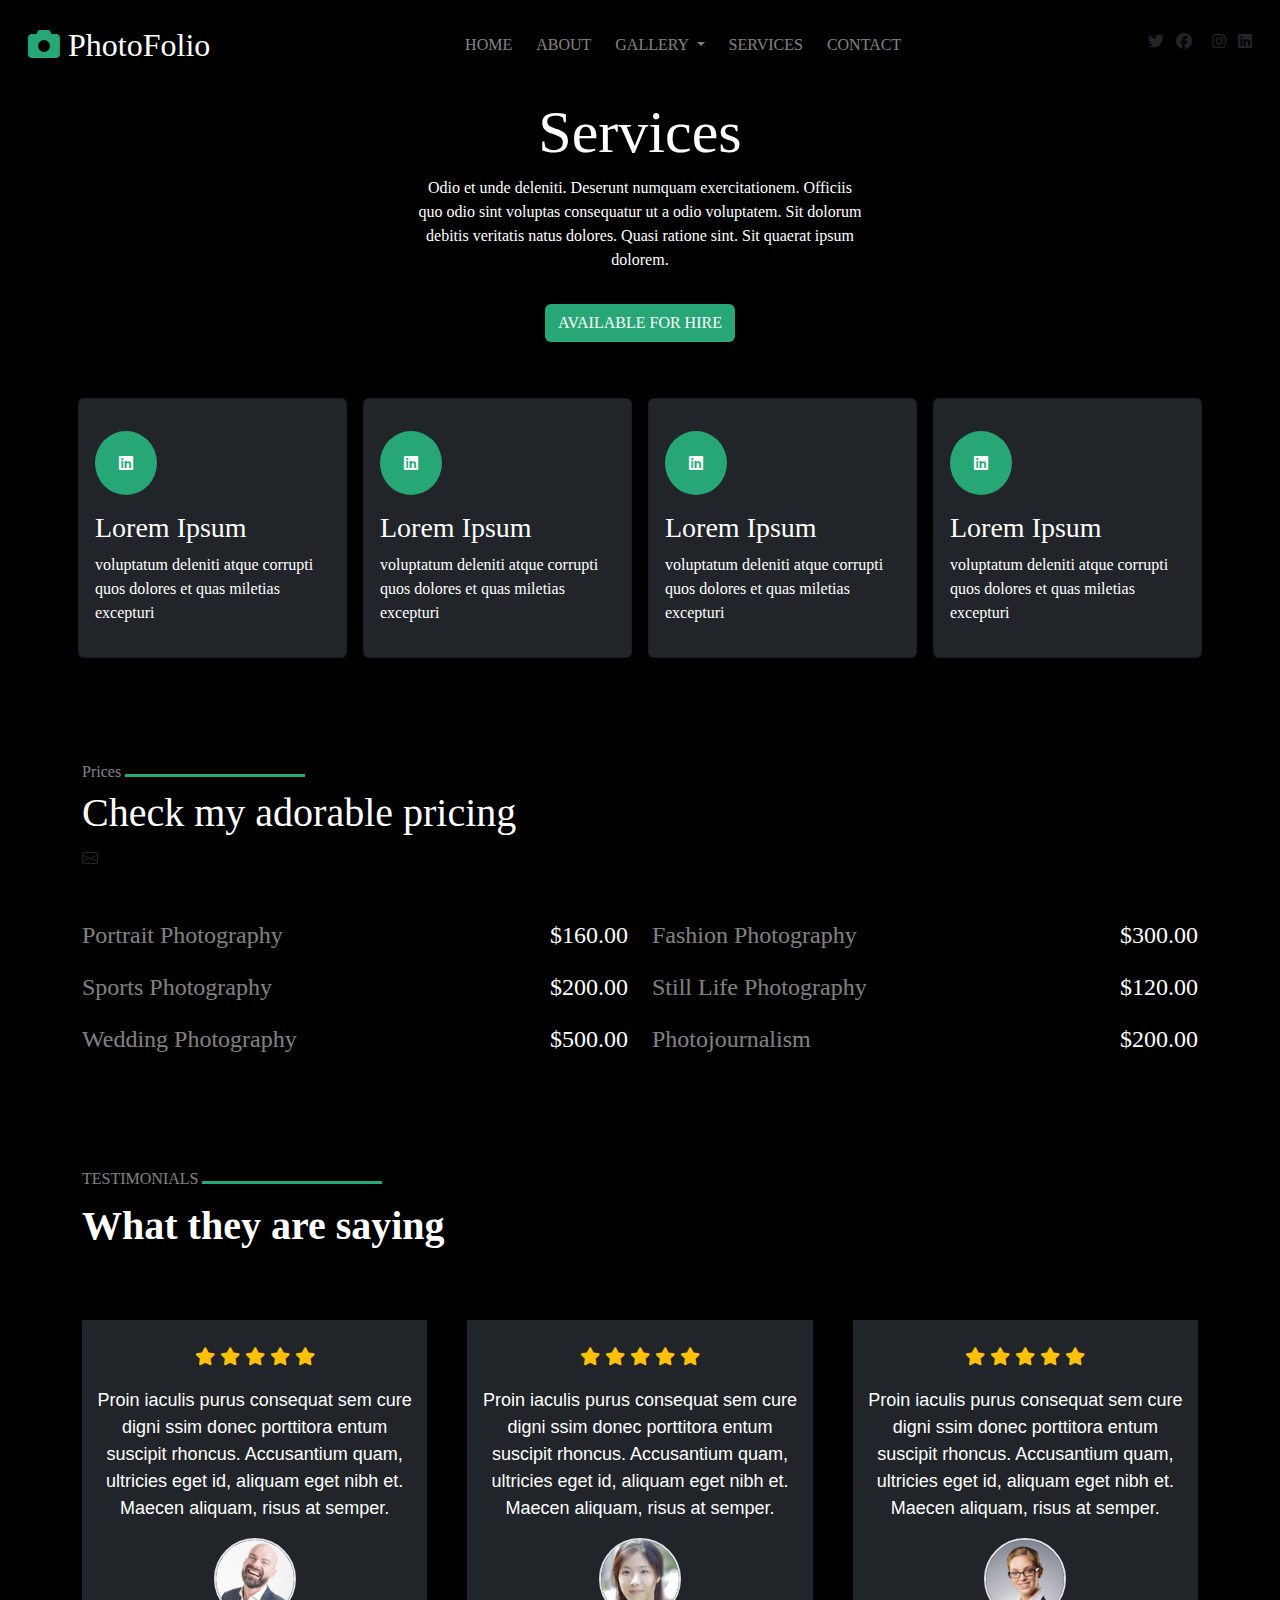
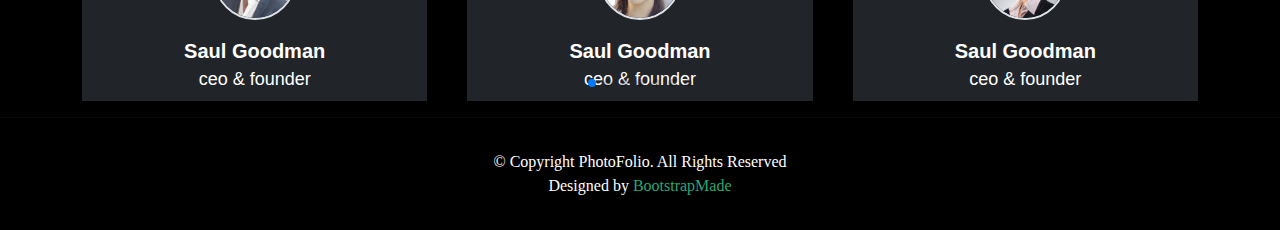
<file: services/index.html>
<!DOCTYPE html>
<html lang="en">
<head>
    <meta charset="UTF-8">
    <meta http-equiv="X-UA-Compatible" content="IE=edge">
    <meta name="viewport" content="width=device-width, initial-scale=1.0">
    <title>PhotoFolio</title>
    <link rel="stylesheet" href="../style.css">
    <link rel="stylesheet" href="https://cdn.jsdelivr.net/npm/swiper@9/swiper-bundle.min.css" />
     <!--icons font awsome-->
    <link href="https://cdnjs.cloudflare.com/ajax/libs/font-awesome/6.2.1/css/all.min.css"
    rel="stylesheet">
    <!----css only------>
    <link rel="stylesheet" 
    href="https://cdn.jsdelivr.net/npm/bootstrap@5.2.3/dist/css/bootstrap.min.css">
    <!--bootstrap only---->
    <link rel="stylesheet" 
    href="https://cdn.jsdelivr.net/npm/bootstrap@5.2.3/dist/js/bootstrap.bundle.min.js">
</head>
<body>
<section id="navbar" class="mb-5">
<nav class="navbar navbar-expand-lg fixed-top p-3 text-white">
  <div class="container-fluid">
    <a class="navbar-brand text-white fs-2" href="../index.html"><i class="fa-solid fa-camera fa-1x" style="color: #27a776;"></i>
        PhotoFolio
    </a>
    <button class="navbar-toggler btn" type="button" data-bs-toggle="offcanvas"
     data-bs-target="#offcanvasNavbar" aria-controls="offcanvasNavbar" 
     aria-expanded="false" aria-label="Toggle navigation">
      <span><i class="fa-solid fa-bars"></i></span>
    </button>
    <div class="offcanvas offcanvas-end" tabindex="-1" id="offcanvasNavbar" aria-labelledby="offcanvasNavbarLabel">
        <div class="offcanvas-header">
          <h5 class="offcanvas-title" id="offcanvasNavbarLabel"></h5>
          <button type="button" class="btn-close btn-close-white" data-bs-dismiss="offcanvas" aria-label="Close"></button>
        </div>  
    <div class="offcanvas-body justify-content-center" id="navbarSupportedContent">
      <ul class="navbar-nav justify-content-center flex-grow-1 pe-3">
        <li class="nav-item">
          <a class="nav-link active text-white opacity-50 ms-2" aria-current="page" href="../index.html">HOME</a>
        </li>
        <li class="nav-item text-white">
          <a class="nav-link text-white opacity-50 ms-2" href="../about/index.html">ABOUT</a>
        </li>
        <li class="nav-item dropdown">
          <a class="nav-link dropdown-toggle text-white opacity-50 ms-2" href="" role="button" 
          data-bs-toggle="dropdown" aria-expanded="false">
            GALLERY 
          </a>
          <ul class="dropdown-menu bg-dark">
            <li><a class="dropdown-item text-white opacity-50" href="../gallery/index.html">Nature</a></li>
            <li><a class="dropdown-item text-white opacity-50" href="../gallery/index.html">People</a></li>
            <li><a class="dropdown-item text-white opacity-50" href="../gallery/index.html">architecture</a></li>
            <li><a class="dropdown-item text-white opacity-50" href="../gallery/index.html">Animals</a></li>
            <li><a class="dropdown-item text-white opacity-50" href="../about/index.html">Sports</a></li>
            <li><a class="dropdown-item text-white opacity-50" href="../gallery/index.html">Travel</a></li>
            <li>
                <div class="btn-group dropend">
                    <a type="button" class="dropdown-item dropdown-toggle text-white" 
                    data-bs-toggle="dropdown" aria-expanded="false">
                    Sub menu
                    </a>
                    <ul class="dropdown-menu">
                    <li><a class="dropdown-item text-white" href="#">sub Menu 1</a></li>
                    <li><a class="dropdown-item text-white" href="#">sub Menu 2</a></li>
                    <li><a class="dropdown-item text-white" href="#">sub Menu 3</a></li>
                    </ul>
                </div>
            </li>
          </ul>
        </li>
        <li class="nav-item">
          <a class="nav-link text-white opacity-50 ms-2" href="../services/index.html">SERVICES</a></li>
         <li class="nav-item">
          <a class="nav-link text-white opacity-50 ms-2" href="../contact/index.html">CONTACT</a></li>
      </ul>
      <div class="icon">
        <i class="fa-brands fa-twitter"></i>
        <i class="fa-brands fa-facebook m-2"></i>
        <i class="fa-brands fa-instagram m-2"></i>
        <i class="fa-brands fa-linkedin "></i>
    </div>
    </div>
    </div>
  </div>
</nav>
</section>
<!----------section home------>
<section id="home" class="home mb-5 pt-5">
    <div class="container">
        <div class="row justify-content-center">
            <div class="col-md-5 col-sm-12 text-white text-center">
                <h1>Services</h1>
                <p>Odio et unde deleniti. Deserunt numquam exercitationem. Officiis quo odio sint voluptas consequatur
                    ut a odio voluptatem. Sit dolorum debitis veritatis natus dolores. Quasi ratione sint. Sit quaerat
                    ipsum dolorem.
                </p>
                <div class="text-center pt-3">
                    <a type="button" style="background-color: #27a776;"
                 href="contact/index.html" class="text-white text-center mb-5 btn btn-get-started">
                 AVAILABLE FOR HIRE
                </a>
                </div>
            </div>
        </div>
        <div class="row">
            <div class="col-md-3 col-sm-12 p-2">
                <div class="card box1 bg-dark text-white">
                    <div class="card-body">
                    <i class="fa-brands box2 fa-linkedin rounded-circle p-4 mt-3" 
                    style="background-color: #27a776;"></i>
                      <h3 class="card-title mt-3">Lorem Ipsum</h3>
                      <p class="card-text mb-3">voluptatum deleniti atque corrupti quos dolores et quas miletias excepturi</p>
                    </div>
                  </div>
            </div>
            <div class="col-md-3 col-sm-12 p-2">
                <div class="card box1 bg-dark text-white">
                  <div class="card-body">
                    <i class="fa-brands box2 fa-linkedin rounded-circle p-4 mt-3"
                     style="background-color: #27a776;"></i>
                      <h3 class="card-title mt-3">Lorem Ipsum</h3>
                      <p class="card-text mb-3">voluptatum deleniti atque corrupti quos dolores et quas miletias excepturi</p>
                    </div>
                  </div>
            </div> 
            <div class="col-md-3 col-sm-12 p-2">
                <div class="card box1 box1 bg-dark text-white">
                    <div class="card-body">
        <i class="fa-brands box2 fa-linkedin rounded-circle p-4 mt-3" style="background-color: #27a776;"></i>
                      <h3 class="card-title mt-3">Lorem Ipsum</h3>
                      <p class="card-text mb-3">voluptatum deleniti atque corrupti quos dolores et quas miletias excepturi</p>
                    </div>
                  </div>
            </div> 
            <div class="col-md-3 col-sm-12 p-2">
                <div class="card box1 bg-dark text-white">
                    <div class="card-body">
                      <i class="fa-brands box2 fa-linkedin rounded-circle p-4 mt-3" style="background-color: #27a776;"></i>
                      <h3 class="card-title mt-3">Lorem Ipsum</h3>
                      <p class="card-text mb-3">voluptatum deleniti atque corrupti quos dolores et quas miletias excepturi</p>
                    </div>
                  </div>
            </div>  
        </div>
    </div>
    <div class="container mt-5 pt-5">
        <div class="row">
           <div class="pricing-item d-flex align-items-center">
            <h6 class="text-white opacity-50">Prices</h6>
            <div class="progress-bar m-1"></div>
           </div>
            <h2 class="text-white fs-1">Check my adorable pricing</h2>
        </div>
        <svg xmlns="http://www.w3.org/2000/svg" width="16" height="16" fill="currentColor" 
          class="bi bi-envelope" viewBox="0 0 16 16">
          <path d="M0 4a2 2 0 0 1 2-2h12a2 2 0 0 1 2 2v8a2 2 0 0 1-2 2H2a2 2 0 0 1-2-2V4Zm2-1a1 1 0 0 0-1 1v.217l7 4.2 7-4.2V4a1 1 0 0 0-1-1H2Zm13 2.383-4.708 2.825L15 11.105V5.383Zm-.034 6.876-5.64-3.471L8 9.583l-1.326-.795-5.64 3.47A1 1 0 0 0 2 13h12a1 1 0 0 0 .966-.741ZM1 11.105l4.708-2.897L1 5.383v5.722Z"/>
        </svg>
        <div class="row pt-5">
            <div class="col-md-6 col-sm-12">
                <div class=" d-flex justify-content-between text-white fs-4">
                    <p class="opacity-50">Portrait Photography</p>
                    <span>$160.00</span>
                </div>
            </div>
            <div class="col-md-6 col-sm-12">
                  <div class=" d-flex justify-content-between text-white fs-4">
                      <p class="opacity-50">Fashion Photography</p>
                      <span>$300.00</span>
                  </div>
              </div>
              <div class="col-md-6 col-sm-12">
                <div class=" d-flex justify-content-between text-white fs-4">
                    <p class="opacity-50">Sports Photography</p>
                    <span>$200.00</span>
                </div>
            </div>
            <div class="col-md-6 col-sm-12">
              <div class=" d-flex justify-content-between text-white fs-4">
                  <p class="opacity-50">Still Life Photography</p>
                  <span>$120.00</span>
              </div>
          </div>
          <div class="col-md-6 col-sm-12">
            <div class=" d-flex justify-content-between text-white fs-4">
                <p class="opacity-50">Wedding Photography</p>
                <span>$500.00</span>
            </div>
          </div>
          <div class="col-md-6 col-sm-12">
            <div class=" d-flex justify-content-between text-white fs-4">
                <p class="opacity-50">Photojournalism</p>
                <span>$200.00</span>
            </div>
          </div>
        </div>
    </div>
</section>
<!------section about2------>
<section id="Testimonials" class="Testimonials-box pt-5 text-white">
  <div class="container">
      <div class="row mb-5">
          <div class="d-flex align-items-center">
              <h6 class="text-white opacity-50">TESTIMONIALS</h6>
              <div class="progress-bar m-1"></div>
          </div>
          <div class="">
              <p class="fs-1 fw-bold">What they are saying</p>
          </div>
      </div>
  </div>
</section> 
<section id="carou" class="carou">
<div class="container">
<!-- Swiper -->
<div class="swiper mySwiper">
  <div class="swiper-wrapper">
    <div class="swiper-slide">
      <div class="card-body p-2 bg-dark text-center text-white">
          <div class="icon p-3" style="color: #ffc107;">
              <i class="fa fa-star" aria-hidden="true"></i>
              <i class="fa fa-star" aria-hidden="true"></i>
              <i class="fa fa-star" aria-hidden="true"></i>
              <i class="fa fa-star" aria-hidden="true"></i>
              <i class="fa fa-star" aria-hidden="true"></i>
          </div>
              <p class="card-text">Proin iaculis purus consequat sem cure digni
                  ssim donec porttitora entum suscipit rhoncus. Accusantium 
                  quam, ultricies eget id, aliquam eget nibh et. Maecen 
                  aliquam, risus at semper.
              </p>
              <img src="../images/test1.jpg" class="img-fluid rounded-circle border border-2 mb-3 w-25" alt="">
              <p class="card-text"><span class="pt-4 fs-5 fw-bold">Saul Goodman</span><br> ceo & founder</p>
      </div>
    </div>
    <div class="swiper-slide">
      <div class="card-body p-2 bg-dark text-center text-white">
          <div class="icon p-3" style="color: #ffc107;">
              <i class="fa fa-star" aria-hidden="true"></i>
              <i class="fa fa-star" aria-hidden="true"></i>
              <i class="fa fa-star" aria-hidden="true"></i>
              <i class="fa fa-star" aria-hidden="true"></i>
              <i class="fa fa-star" aria-hidden="true"></i>
          </div>
              <p class="card-text">Proin iaculis purus consequat sem cure digni
                  ssim donec porttitora entum suscipit rhoncus. Accusantium 
                  quam, ultricies eget id, aliquam eget nibh et. Maecen 
                  aliquam, risus at semper.
              </p>
              <img src="../images/car1.jpg" class="img-fluid rounded-circle border border-2 mb-3 w-25" alt="">
              <p class="card-text"><span class="pt-4 fs-5 fw-bold">Saul Goodman</span><br> ceo & founder</p>
      </div>
    </div>
    <div class="swiper-slide">
      <div class="card-body p-2 bg-dark text-center text-white">
          <div class="icon p-3" style="color: #ffc107;">
              <i class="fa fa-star" aria-hidden="true"></i>
              <i class="fa fa-star" aria-hidden="true"></i>
              <i class="fa fa-star" aria-hidden="true"></i>
              <i class="fa fa-star" aria-hidden="true"></i>
              <i class="fa fa-star" aria-hidden="true"></i>
          </div>
              <p class="card-text">Proin iaculis purus consequat sem cure digni
                  ssim donec porttitora entum suscipit rhoncus. Accusantium 
                  quam, ultricies eget id, aliquam eget nibh et. Maecen 
                  aliquam, risus at semper.
              </p>
              <img src="../images/car2.jpg" class="img-fluid rounded-circle border border-2 mb-3 w-25" alt="">
              <p class="card-text"><span class="pt-4 fs-5 fw-bold">Saul Goodman</span><br> ceo & founder</p>
      </div>
    </div>
    <div class="swiper-slide">
      <div class="card-body p-2 bg-dark text-center text-white">
          <div class="icon p-3" style="color: #ffc107;">
              <i class="fa fa-star" aria-hidden="true"></i>
              <i class="fa fa-star" aria-hidden="true"></i>
              <i class="fa fa-star" aria-hidden="true"></i>
              <i class="fa fa-star" aria-hidden="true"></i>
              <i class="fa fa-star" aria-hidden="true"></i>
          </div>
              <p class="card-text">Proin iaculis purus consequat sem cure digni
                  ssim donec porttitora entum suscipit rhoncus. Accusantium 
                  quam, ultricies eget id, aliquam eget nibh et. Maecen 
                  aliquam, risus at semper.
              </p>
              <img src="../images/car3.jpg" class="img-fluid rounded-circle border border-2 mb-3 w-25" alt="">
              <p class="card-text"><span class="pt-4 fs-5 fw-bold">Saul Goodman</span><br> ceo & founder</p>
      </div>
    </div>
    <div class="swiper-slide">
      <div class="card-body p-2 bg-dark text-center text-white">
          <div class="icon p-3" style="color: #ffc107;">
              <i class="fa fa-star" aria-hidden="true"></i>
              <i class="fa fa-star" aria-hidden="true"></i>
              <i class="fa fa-star" aria-hidden="true"></i>
              <i class="fa fa-star" aria-hidden="true"></i>
              <i class="fa fa-star" aria-hidden="true"></i>
          </div>
              <p class="card-text">Proin iaculis purus consequat sem cure digni
                  ssim donec porttitora entum suscipit rhoncus. Accusantium 
                  quam, ultricies eget id, aliquam eget nibh et. Maecen 
                  aliquam, risus at semper.
              </p>
              <img src="../images/car4.jpg" class="img-fluid rounded-circle border border-2 mb-3 w-25" alt="">
              <p class="card-text"><span class="pt-4 fs-5 fw-bold">Saul Goodman</span><br> ceo & founder</p>
      </div>
    </div>
    <div class="swiper-slide">
      <div class="card-body p-2 bg-dark text-center text-white">
          <div class="icon p-3" style="color: #ffc107;">
              <i class="fa fa-star" aria-hidden="true"></i>
              <i class="fa fa-star" aria-hidden="true"></i>
              <i class="fa fa-star" aria-hidden="true"></i>
              <i class="fa fa-star" aria-hidden="true"></i>
              <i class="fa fa-star" aria-hidden="true"></i>
          </div>
              <p class="card-text">Proin iaculis purus consequat sem cure digni
                  ssim donec porttitora entum suscipit rhoncus. Accusantium 
                  quam, ultricies eget id, aliquam eget nibh et. Maecen 
                  aliquam, risus at semper.
              </p>
              <img src="../images/car2.jpg" class="img-fluid rounded-circle border border-2 mb-3 w-25" alt="">
              <p class="card-text"><span class="pt-4 fs-5 fw-bold">Saul Goodman</span><br> ceo & founder</p>
      </div>
    </div>
    <div class="swiper-slide">
      <div class="card-body p-2 bg-dark text-center text-white">
          <div class="icon p-3" style="color: #ffc107;">
              <i class="fa fa-star" aria-hidden="true"></i>
              <i class="fa fa-star" aria-hidden="true"></i>
              <i class="fa fa-star" aria-hidden="true"></i>
              <i class="fa fa-star" aria-hidden="true"></i>
              <i class="fa fa-star" aria-hidden="true"></i>
          </div>
              <p class="card-text">Proin iaculis purus consequat sem cure digni
                  ssim donec porttitora entum suscipit rhoncus. Accusantium 
                  quam, ultricies eget id, aliquam eget nibh et. Maecen 
                  aliquam, risus at semper.
              </p>
              <img src="../images/test1.jpg" class="img-fluid rounded-circle border border-2 mb-3 w-25" alt="">
              <p class="card-text"><span class="pt-4 fs-5 fw-bold">Saul Goodman</span><br> ceo & founder</p>
      </div>
    </div>
    <div class="swiper-slide">
      <div class="card-body p-2 bg-dark text-center text-white">
          <div class="icon p-3" style="color: #ffc107;">
              <i class="fa fa-star" aria-hidden="true"></i>
              <i class="fa fa-star" aria-hidden="true"></i>
              <i class="fa fa-star" aria-hidden="true"></i>
              <i class="fa fa-star" aria-hidden="true"></i>
              <i class="fa fa-star" aria-hidden="true"></i>
          </div>
              <p class="card-text">Proin iaculis purus consequat sem cure digni
                  ssim donec porttitora entum suscipit rhoncus. Accusantium 
                  quam, ultricies eget id, aliquam eget nibh et. Maecen 
                  aliquam, risus at semper.
              </p>
              <img src="../images/car1.jpg" class="img-fluid rounded-circle border border-2 mb-3 w-25" alt="">
              <p class="card-text"><span class="pt-4 fs-5 fw-bold">Saul Goodman</span><br> ceo & founder</p>
      </div>
    </div>
    <div class="swiper-slide">
      <div class="card-body p-2 bg-dark text-center text-white">
          <div class="icon p-3" style="color: #ffc107;">
              <i class="fa fa-star" aria-hidden="true"></i>
              <i class="fa fa-star" aria-hidden="true"></i>
              <i class="fa fa-star" aria-hidden="true"></i>
              <i class="fa fa-star" aria-hidden="true"></i>
              <i class="fa fa-star" aria-hidden="true"></i>
          </div>
          <p class="card-text">Proin iaculis purus consequat sem cure digni
                  ssim donec porttitora entum suscipit rhoncus. Accusantium 
                  quam, ultricies eget id, aliquam eget nibh et. Maecen 
                  aliquam, risus at semper.
          </p>
          <img src="../images/car2.jpg" class="img-fluid rounded-circle border border-2 mb-3 w-25" alt="">
          <p class="card-text"><span class="pt-4 fs-5 fw-bold">Saul Goodman</span><br> ceo & founder</p>
      </div>
    </div>
  </div>
  <div class="swiper-pagination mt-5"></div>
</div>
</div>
</section> 
<!-----footer----->
<section id="footer" class="footer shadow">
    <hr>
<div class="container-fluid">
    <div class="text-center text-white p-3">
        <p>© Copyright PhotoFolio. All Rights Reserved<br>Designed by <span style="color: #27a776;">BootstrapMade</span></p>
    </div>
</div>
</section>
<script src="https://cdn.jsdelivr.net/npm/@popperjs/core@2.11.6/dist/umd/popper.min.js"
 integrity="sha384-oBqDVmMz9ATKxIep9tiCxS/Z9fNfEXiDAYTujMAeBAsjFuCZSmKbSSUnQlmh/jp3" 
 crossorigin="anonymous"></script>
<script src="https://cdn.jsdelivr.net/npm/bootstrap@5.2.3/dist/js/bootstrap.min.js" 
integrity="sha384-cuYeSxntonz0PPNlHhBs68uyIAVpIIOZZ5JqeqvYYIcEL727kskC66kF92t6Xl2V" 
crossorigin="anonymous"></script>
 <!-- Swiper JS -->
 <script src="https://cdn.jsdelivr.net/npm/swiper@9/swiper-bundle.min.js"></script>

  <!-- Initialize Swiper -->
  <script>
    var swiper = new Swiper(".mySwiper", {
      slidesPerView: 1,
      spaceBetween: 10,
      pagination: {
        el: ".swiper-pagination",
        clickable: true,
      },
      breakpoints: {
        "@0.00": {
          slidesPerView: 1,
          spaceBetween: 10,
        },
        "@0.75": {
          slidesPerView: 2,
          spaceBetween: 20,
        },
        "@1.00": {
          slidesPerView: 3,
          spaceBetween: 40,
        },
        // "@1.50": {
        //   slidesPerView: 4,
        //   spaceBetween: 50,
        // },
      },
    });
  </script>
</body>
</html>
</file>
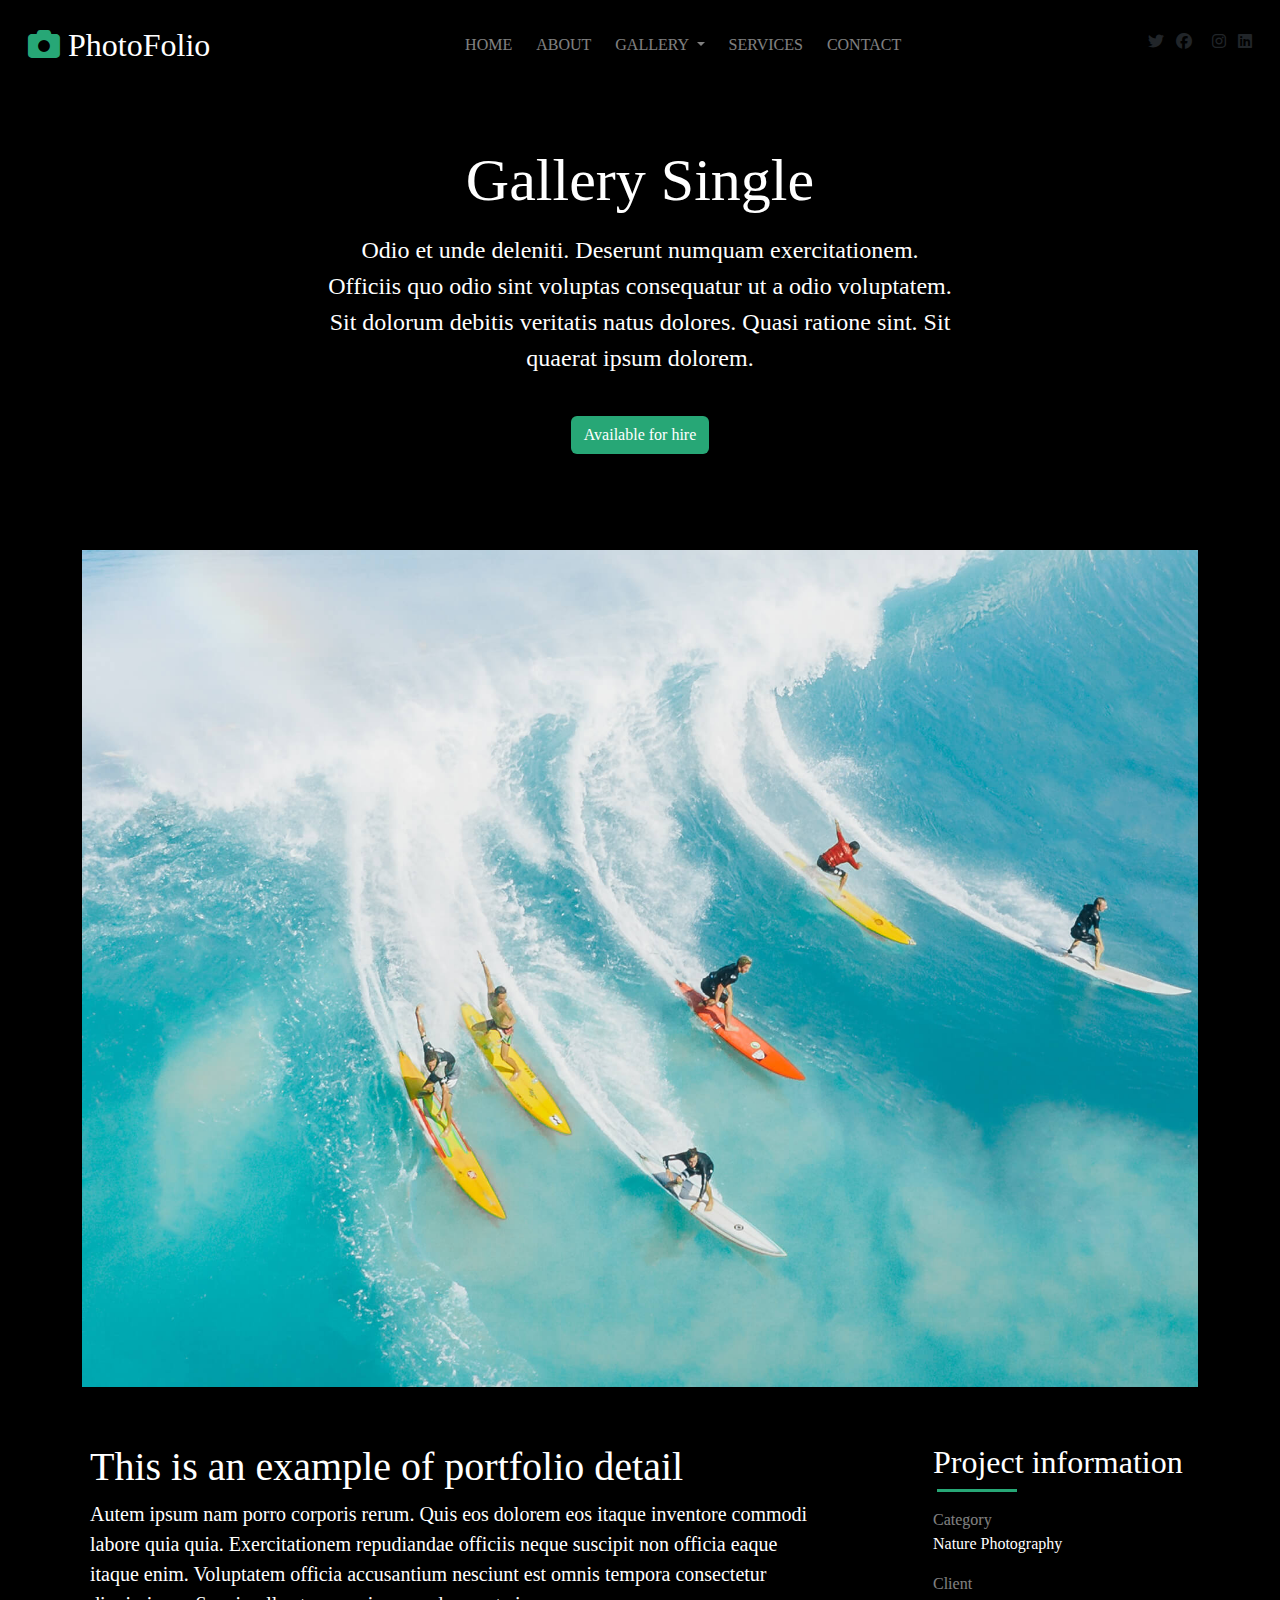
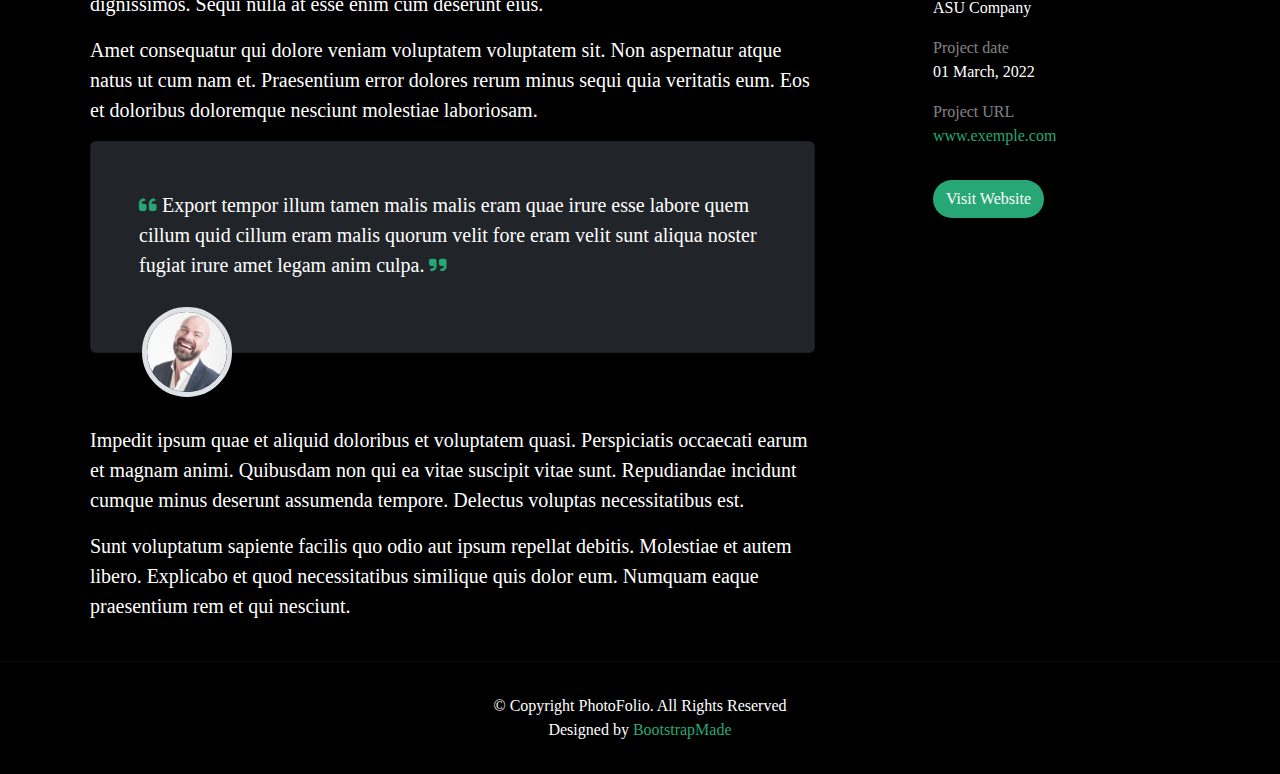
<file: box.html>
<!DOCTYPE html>
<html lang="en">
<head>
    <meta charset="UTF-8">
    <meta http-equiv="X-UA-Compatible" content="IE=edge">
    <meta name="viewport" content="width=device-width, initial-scale=1.0">
    <title>PhotoFolio</title>
    <link rel="stylesheet" href="style.css">
     <!--icons font awsome-->
    <link href="https://cdnjs.cloudflare.com/ajax/libs/font-awesome/6.2.1/css/all.min.css"
    rel="stylesheet">
    <!----css only------>
    <link rel="stylesheet" 
    href="https://cdn.jsdelivr.net/npm/bootstrap@5.2.3/dist/css/bootstrap.min.css">
    <!--bootstrap only---->
    <link rel="stylesheet" 
    href="https://cdn.jsdelivr.net/npm/bootstrap@5.2.3/dist/js/bootstrap.bundle.min.js">
</head>
<body>
<section id="navbar" class="mb-5 f-family-upercase">
<nav class="navbar navbar-expand-lg fixed-top p-3 text-white">
  <div class="container-fluid">
    <a class="navbar-brand text-white fs-2" href="index.html"><i class="fa-solid fa-camera fa-1x" style="color: #27a776;"></i>
        PhotoFolio
    </a>
    <button class="navbar-toggler" type="button" data-bs-toggle="offcanvas"
     data-bs-target="#offcanvasNavbar" aria-controls="offcanvasNavbar" 
     aria-expanded="false" aria-label="Toggle navigation">
      <span><i class="fa-solid fa-bars"></i></span>
    </button>
    <div class="offcanvas offcanvas-end" tabindex="-1" id="offcanvasNavbar" aria-labelledby="offcanvasNavbarLabel">
        <div class="offcanvas-header">
          <h5 class="offcanvas-title" id="offcanvasNavbarLabel"></h5>
          <button type="button" class="btn-close btn-close-white" data-bs-dismiss="offcanvas" aria-label="Close"></button>
        </div>  
    <div class="offcanvas-body justify-content-center" id="navbarSupportedContent">
      <ul class="navbar-nav justify-content-center flex-grow-1 pe-3">
        <li class="nav-item">
          <a class="nav-link active text-white opacity-50 ms-2" aria-current="page" href="index.html">HOME</a>
        </li>
        <li class="nav-item text-white">
          <a class="nav-link text-white opacity-50 ms-2" href="about/index.html">ABOUT</a>
        </li>
        <li class="nav-item dropdown">
          <a class="nav-link dropdown-toggle text-white opacity-50 ms-2" href="" role="button" 
          data-bs-toggle="dropdown" aria-expanded="false">
            GALLERY 
          </a>
          <ul class="dropdown-menu bg-dark">
            <li><a class="dropdown-item text-white opacity-50" href="gallery/index.html">Nature</a></li>
            <li><a class="dropdown-item text-white opacity-50" href="gallery/index.html">People</a></li>
            <li><a class="dropdown-item text-white opacity-50" href="gallery/index.html">architecture</a></li>
            <li><a class="dropdown-item text-white opacity-50" href="gallery/index.html">Animals</a></li>
            <li><a class="dropdown-item text-white opacity-50" href="about/index.html">Sports</a></li>
            <li><a class="dropdown-item text-white opacity-50" href="gallery/index.html">Travel</a></li>
            <li>
                <div class="btn-group dropend">
                    <a type="button" class="dropdown-item dropdown-toggle text-white" 
                    data-bs-toggle="dropdown" aria-expanded="false">
                    Sub menu
                    </a>
                    <ul class="dropdown-menu">
                    <li><a class="dropdown-item text-white" href="#">sub Menu 1</a></li>
                    <li><a class="dropdown-item text-white" href="#">sub Menu 2</a></li>
                    <li><a class="dropdown-item text-white" href="#">sub Menu 3</a></li>
                    </ul>
                </div>
            </li>
          </ul>
        </li>
        <li class="nav-item">
          <a class="nav-link text-white opacity-50 ms-2" href="services/index.html">SERVICES</a></li>
         <li class="nav-item">
          <a class="nav-link text-white opacity-50 ms-2" href="contact/index.html">CONTACT</a></li>
      </ul>
      <div class="icon">
        <i class="fa-brands fa-twitter"></i>
        <i class="fa-brands fa-facebook m-2"></i>
        <i class="fa-brands fa-instagram m-2"></i>
        <i class="fa-brands fa-linkedin "></i>
    </div>
    </div>
    </div>
   
  </div>
</nav>
</section>
<!----------section home------>
<section id="home" class="home mb-5 pt-5">
    <div class="container">
       <div class="row justify-content-center">
        <div class="col-lg-7 col-sm-12 text-white">
            <div class="text-white text-center p-2 pt-5">
                <h1>Gallery Single</h1>
                <p class="fs-4 pt-2">Odio et unde deleniti. Deserunt numquam exercitationem. Officiis quo odio sint
                     voluptas consequatur ut a odio voluptatem. Sit dolorum debitis veritatis natus dolores. Quasi 
                     ratione sint. Sit quaerat ipsum dolorem.
                </p>
            </div>
        </div>
        <div class="text-center pt-3">
            <a type="button" style="background-color: #27a776;"
         href="contact/index.html" class="text-white text-center mb-5 btn btn-get-started">Available for hire
        </a>
        </div>
       </div>
    </div>
</section>
<!-------partie carousel---->
<section>
  <div class="container">
    <div class="row">
        <div id="carouselExampleControls" class="carousel slide" data-bs-ride="carousel">
            <div class="carousel-inner">
              <div class="carousel-item active">
                <img src="images/home1.jpg" class="d-block w-100" alt="...">
              </div>
              <div class="carousel-item">
                <img src="images/gallery-2.jpg" class="d-block w-100" alt="...">
              </div>
              <div class="carousel-item">
                <img src="images/gallery-3.jpg" class="d-block w-100" alt="...">
              </div>
              <div class="carousel-item">
                <img src="images/gallery-4.jpg" class="d-block w-100" alt="...">
              </div>
              <div class="carousel-item">
                <img src="images/gallery-5.jpg" class="d-block w-100" alt="...">
              </div>
              <div class="carousel-item">
                <img src="images/gallery-6.jpg" class="d-block w-100" alt="...">
              </div>
              <div class="carousel-item">
                <img src="images/gallery-7.jpg" class="d-block w-100" alt="...">
              </div>
              <div class="carousel-item">
                <img src="images/gallery-8.jpg" class="d-block w-100" alt="...">
              </div>
            </div>
            <!-- <button class="carousel-control-prev" type="button" data-bs-target="#carouselExampleControls" data-bs-slide="prev">
              <span class="carousel-control-prev-icon" aria-hidden="true"></span>
              <span class="visually-hidden">Previous</span>
            </button>
            <button class="carousel-control-next" type="button" data-bs-target="#carouselExampleControls" data-bs-slide="next">
              <span class="carousel-control-next-icon" aria-hidden="true"></span>
              <span class="visually-hidden">Next</span>
            </button> -->
          </div>
    </div>
  </div>
</section>
<!------------section portfolio------------->
<section class="portfolio pt-5">
  <div class="container">
    <div class="row p-2">
      <div class="col-md-8 col-sm-12 text-white fs-5 position-relative">
        <h2 class="fs-1">This is an example of portfolio detail</h2>
        <p>Autem ipsum nam porro corporis rerum. Quis eos dolorem eos itaque inventore commodi
           labore quia quia. Exercitationem repudiandae officiis neque suscipit non officia eaque
            itaque enim. Voluptatem officia accusantium nesciunt est omnis tempora consectetur dignissimos.
             Sequi nulla at esse enim cum deserunt eius.
        </p>
        <p>Amet consequatur qui dolore veniam voluptatem voluptatem sit. Non aspernatur atque natus ut
           cum nam et. Praesentium error dolores rerum minus sequi quia veritatis eum. Eos et doloribus 
           doloremque nesciunt molestiae laboriosam.
        </p>
        <div class="card bg-dark text-white mb-4 position-relative p-5">
            <p class="mb-4"><i class="fa-sharp fa-solid fa-quote-left" style="color: #27a776;"></i> Export tempor illum tamen malis malis eram quae irure esse labore quem cillum quid cillum eram
               malis quorum velit fore eram velit sunt aliqua noster fugiat irure amet legam anim culpa. 
               <i class="fa-solid fa-quote-right" style="color: #27a776;"></i>
            </p>
            <img src="images/test1.jpg" 
            class="img-fluid rounded-circle mb-3 border border-5 position-absolute top-100 start-25 ms-5 translate-middle" width="90px" alt="">
            <!-- <div class="d-flex position-absolute top-100 end-50 ms-5 translate-middle">
              <img src="images/test1.jpg" 
                class="img-fluid rounded-circle mb-3 border border-5"
             width="90px" alt="">
              <div class="m-2">
                <p class="fw-bold">Sara Wilsson<br><span class="opacity-50">Designer</span></p>
              </div>
            </div> -->
        </div>
        <p class="pt-5">Impedit ipsum quae et aliquid doloribus et voluptatem quasi. Perspiciatis occaecati earum et 
          magnam animi. Quibusdam non qui ea vitae suscipit vitae sunt. Repudiandae incidunt cumque minus
           deserunt assumenda tempore. Delectus voluptas necessitatibus est.
        </p>
        <p>Sunt voluptatum sapiente facilis quo odio aut ipsum repellat debitis. Molestiae et autem libero.
           Explicabo et quod necessitatibus similique quis dolor eum. Numquam eaque praesentium rem et qui 
           nesciunt.
        </p>
      </div>
      <div class="col-md-1 col-sm-12"></div>
      <div class="col-md-3 col-sm-12 text-white">
        <h2>Project information</h2>
        <div class="progress-bar1 mb-3 m-1"></div>
        <p><span class="opacity-50">Category</span><br>
            Nature Photography</p>
            <p><span class="opacity-50">Client</span><br>
              ASU Company</p>
              <p><span class="opacity-50">Project date</span><br>
                01 March, 2022</p>
                <p><span class="opacity-50">Project URL</span><br>
                  <a href="#" class="nav-link" style="color: #27a776;">www.exemple.com</a></p>
                  <div class="pt-3">
                    <a type="button" style="background-color: #27a776;"
                    href="" class="text-white text-center rounded-pill mb-5 btn btn-get-started">
                    Visit Website
                    </a>
                </div>
              </div>
        </div>
      </div>
    </div>
</section>
<!-----footer----->
<section id="footer" class="footer shadow">
    <hr>
<div class="container-fluid">
    <div class="text-center text-white p-3">
        <p>© Copyright PhotoFolio. All Rights Reserved<br>Designed by <span style="color: #27a776;">BootstrapMade</span></p>
    </div>
</div>
</section>
<script src="https://cdn.jsdelivr.net/npm/@popperjs/core@2.11.6/dist/umd/popper.min.js"
 integrity="sha384-oBqDVmMz9ATKxIep9tiCxS/Z9fNfEXiDAYTujMAeBAsjFuCZSmKbSSUnQlmh/jp3" 
 crossorigin="anonymous"></script>
<script src="https://cdn.jsdelivr.net/npm/bootstrap@5.2.3/dist/js/bootstrap.min.js" 
integrity="sha384-cuYeSxntonz0PPNlHhBs68uyIAVpIIOZZ5JqeqvYYIcEL727kskC66kF92t6Xl2V" 
crossorigin="anonymous"></script>
</body>
</html>
</file>
<file: style.css>
body{
    background-color: black !important;
    font-family: 'poppins' !important;
}
h1{
    font-size: 60px !important;
}
.navbar{
    background-color: black !important;
}
.footer{
    background-color: black !important;
}
.offcanvas{
    background-color: black !important;
}
 .navbar .navbar-toggler{ 
    border: 0 !important;
    /* background-color: #fff !important; */
    color: #fff !important;
    line-height: 2 !important;
}
 .navbar .navbar-toggler:focus{
    box-shadow: none !important;
}
.box{
    transition: all .4s ease-in-out;
    text-decoration: none;
}
.box:hover
{
    background-color: #27a776 !important;
    color: #fff !important;

}
.box1{
    transition: all .4s ease-in-out;
    text-decoration: none;
}
.box1:hover
{
    background-color: #27a776 !important;
    color: #fff !important;

}
.box2{
    transition: all .4s ease-in-out;
    text-decoration: none;
}
.box2:hover
{
    background-color: #fff !important;
    color: #27a776 !important;

}
.progress-bar{
    width:  180px !important;
    height: 3px !important;
    background-color: #27a776 !important;
    color: #27a776 !important;
}
.progress-bar1{
    width:  80px !important;
    height: 3px !important;
    background-color: #27a776 !important;
    color: #27a776 !important;
}
#carou {
  position: relative;
  height: 100%;
}

.carou {
  position: relative;
  height: 100%;
}

.carou {
  font-family: Helvetica Neue, Helvetica, Arial, sans-serif;
  font-size: 14px;
  color: #000;
  margin: 0;
  padding: 0;
}

.swiper {
  width: 100%;
  height: 100%;
}

.swiper-slide {
  text-align: center;
  font-size: 18px;
  display: flex;
  justify-content: center;
  align-items: center;
}

.swiper-slide .card {
  display: block;
  width: 100%;
  height: 100%;
  object-fit: cover;
}

@media screen and (max-widht="600px"){
    
}
</file>
